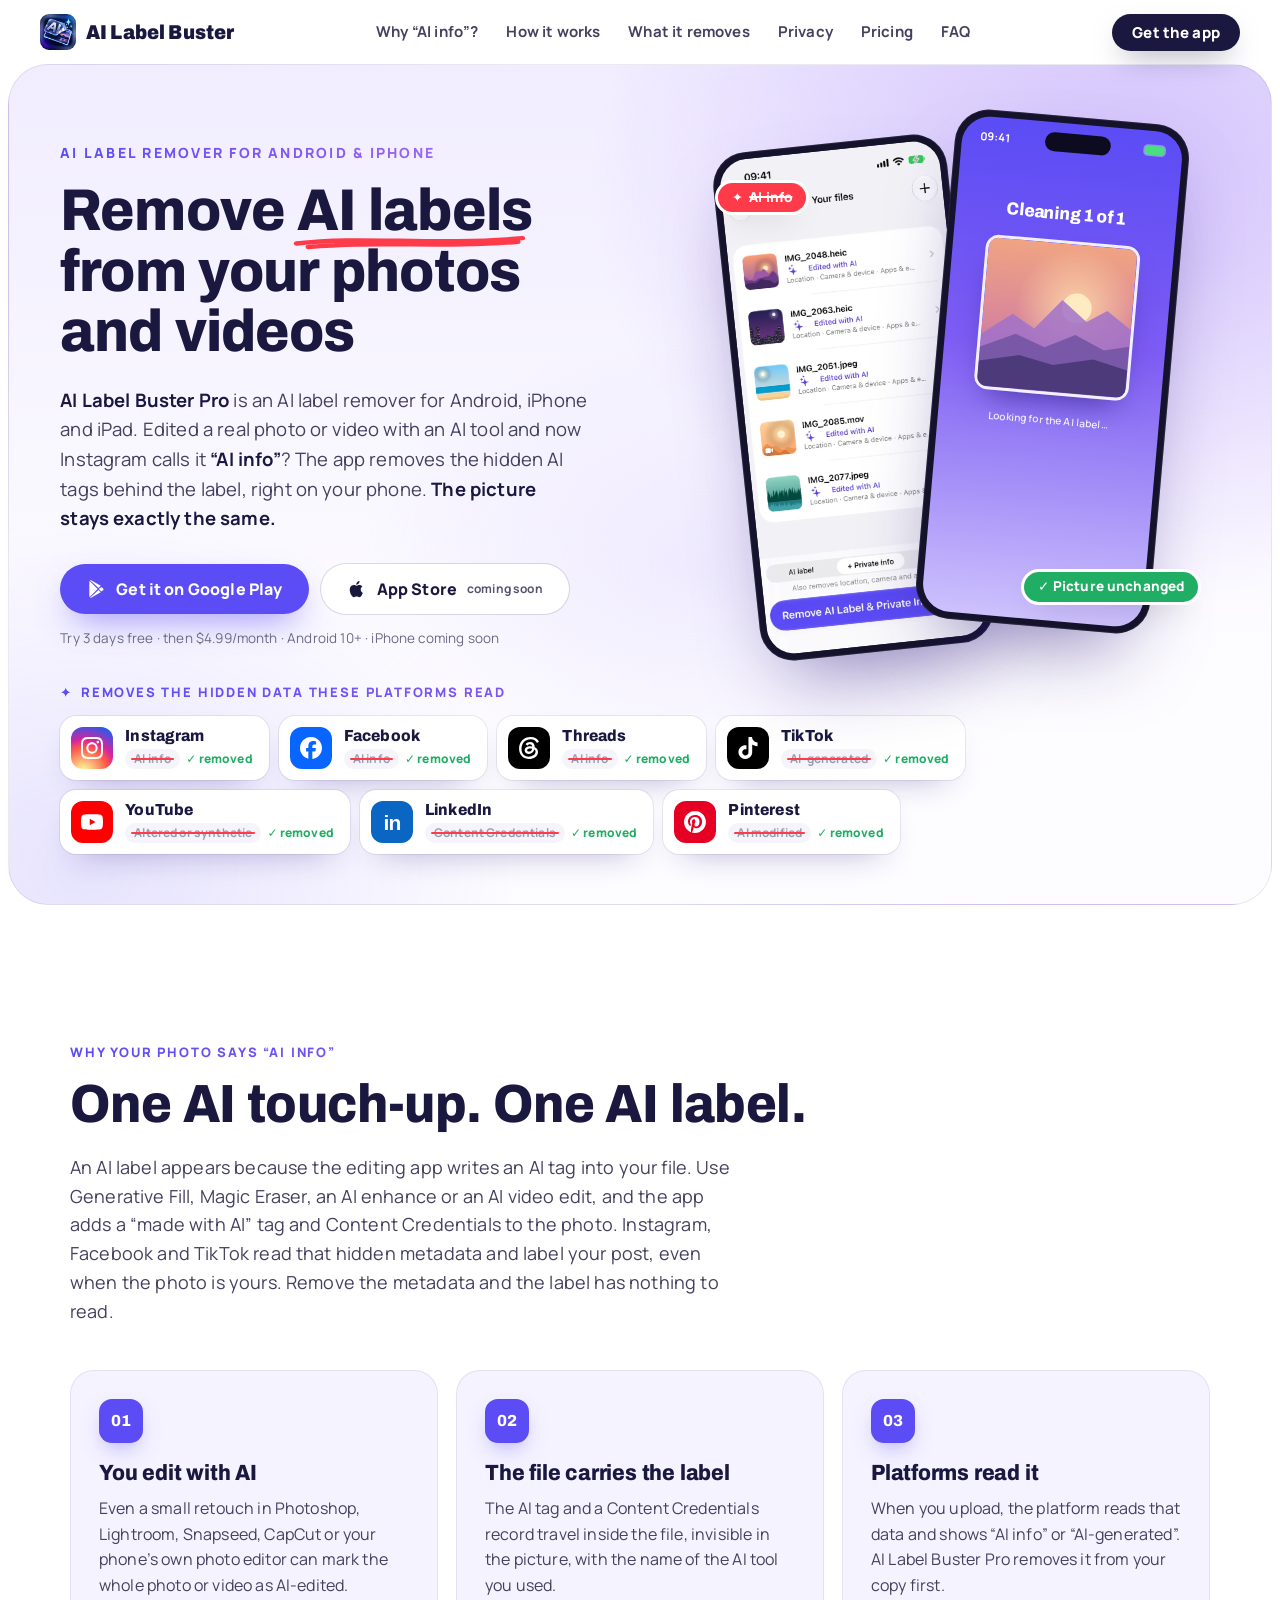
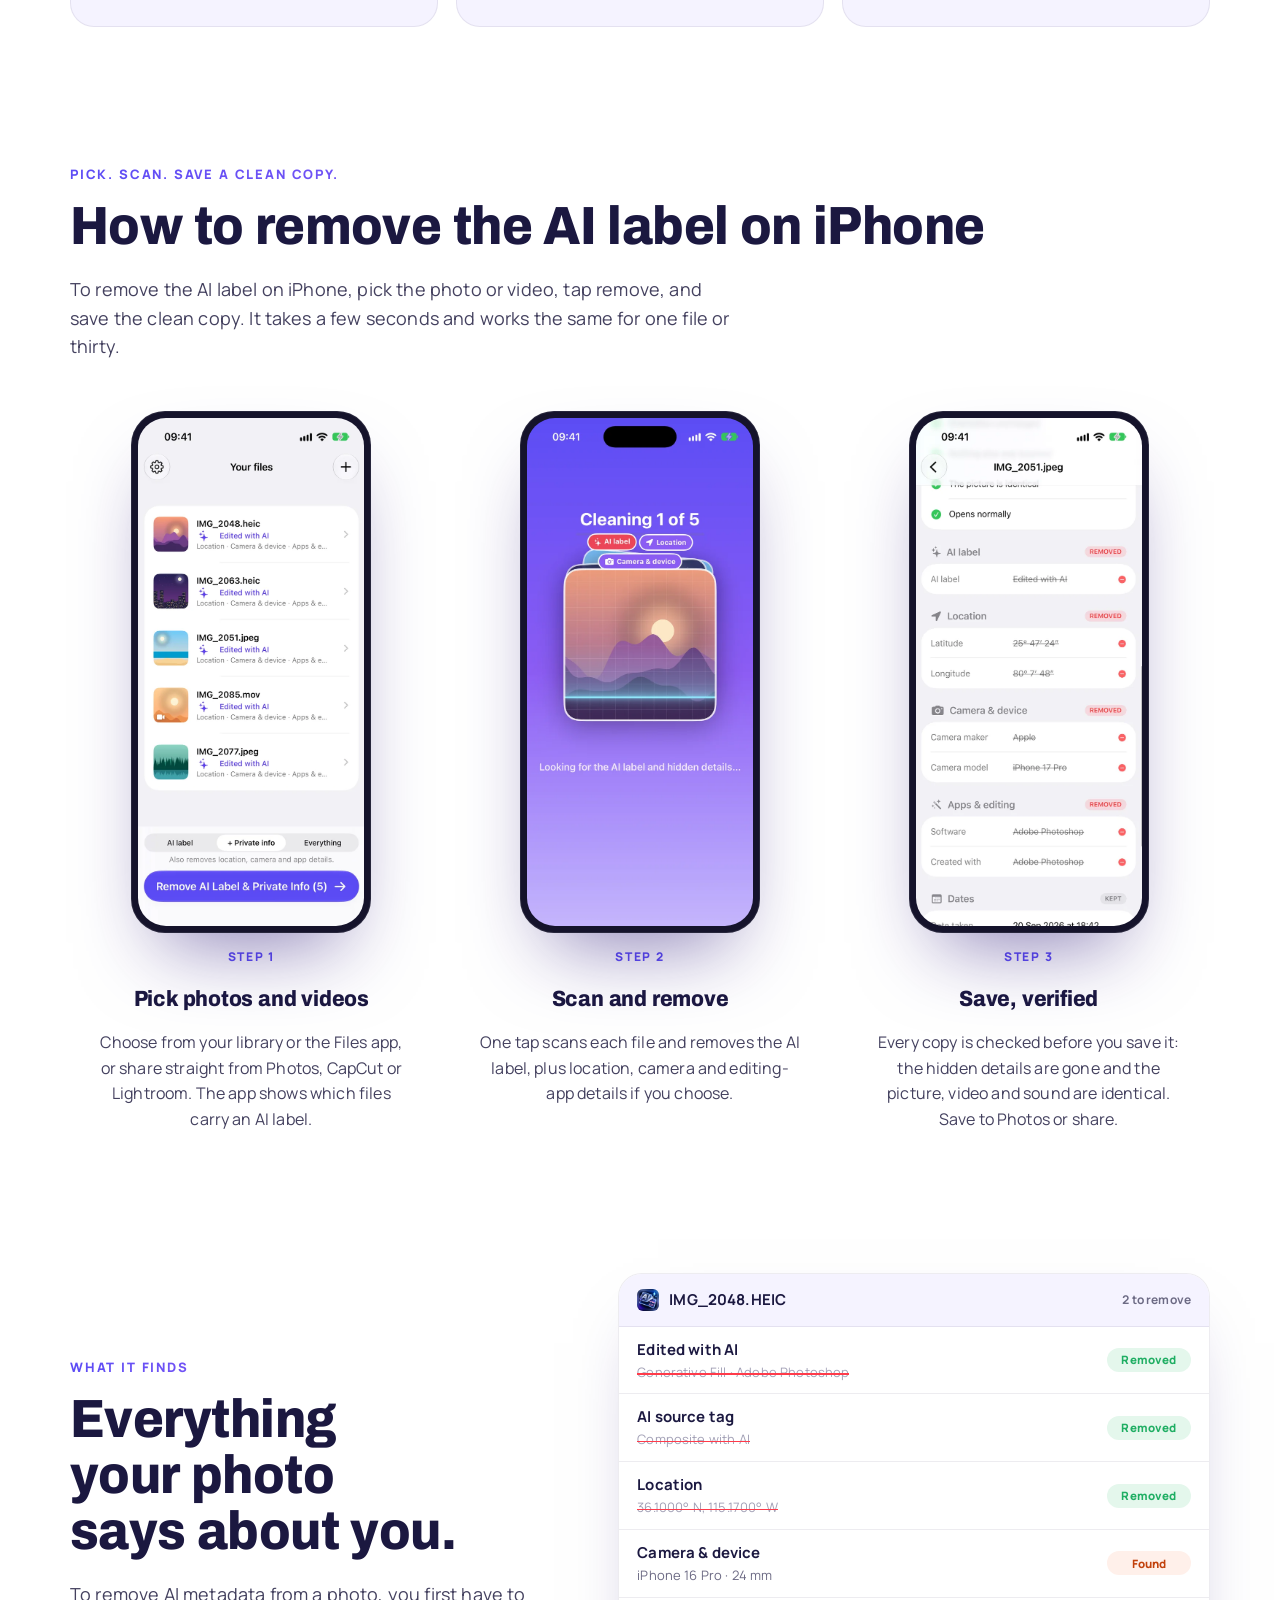
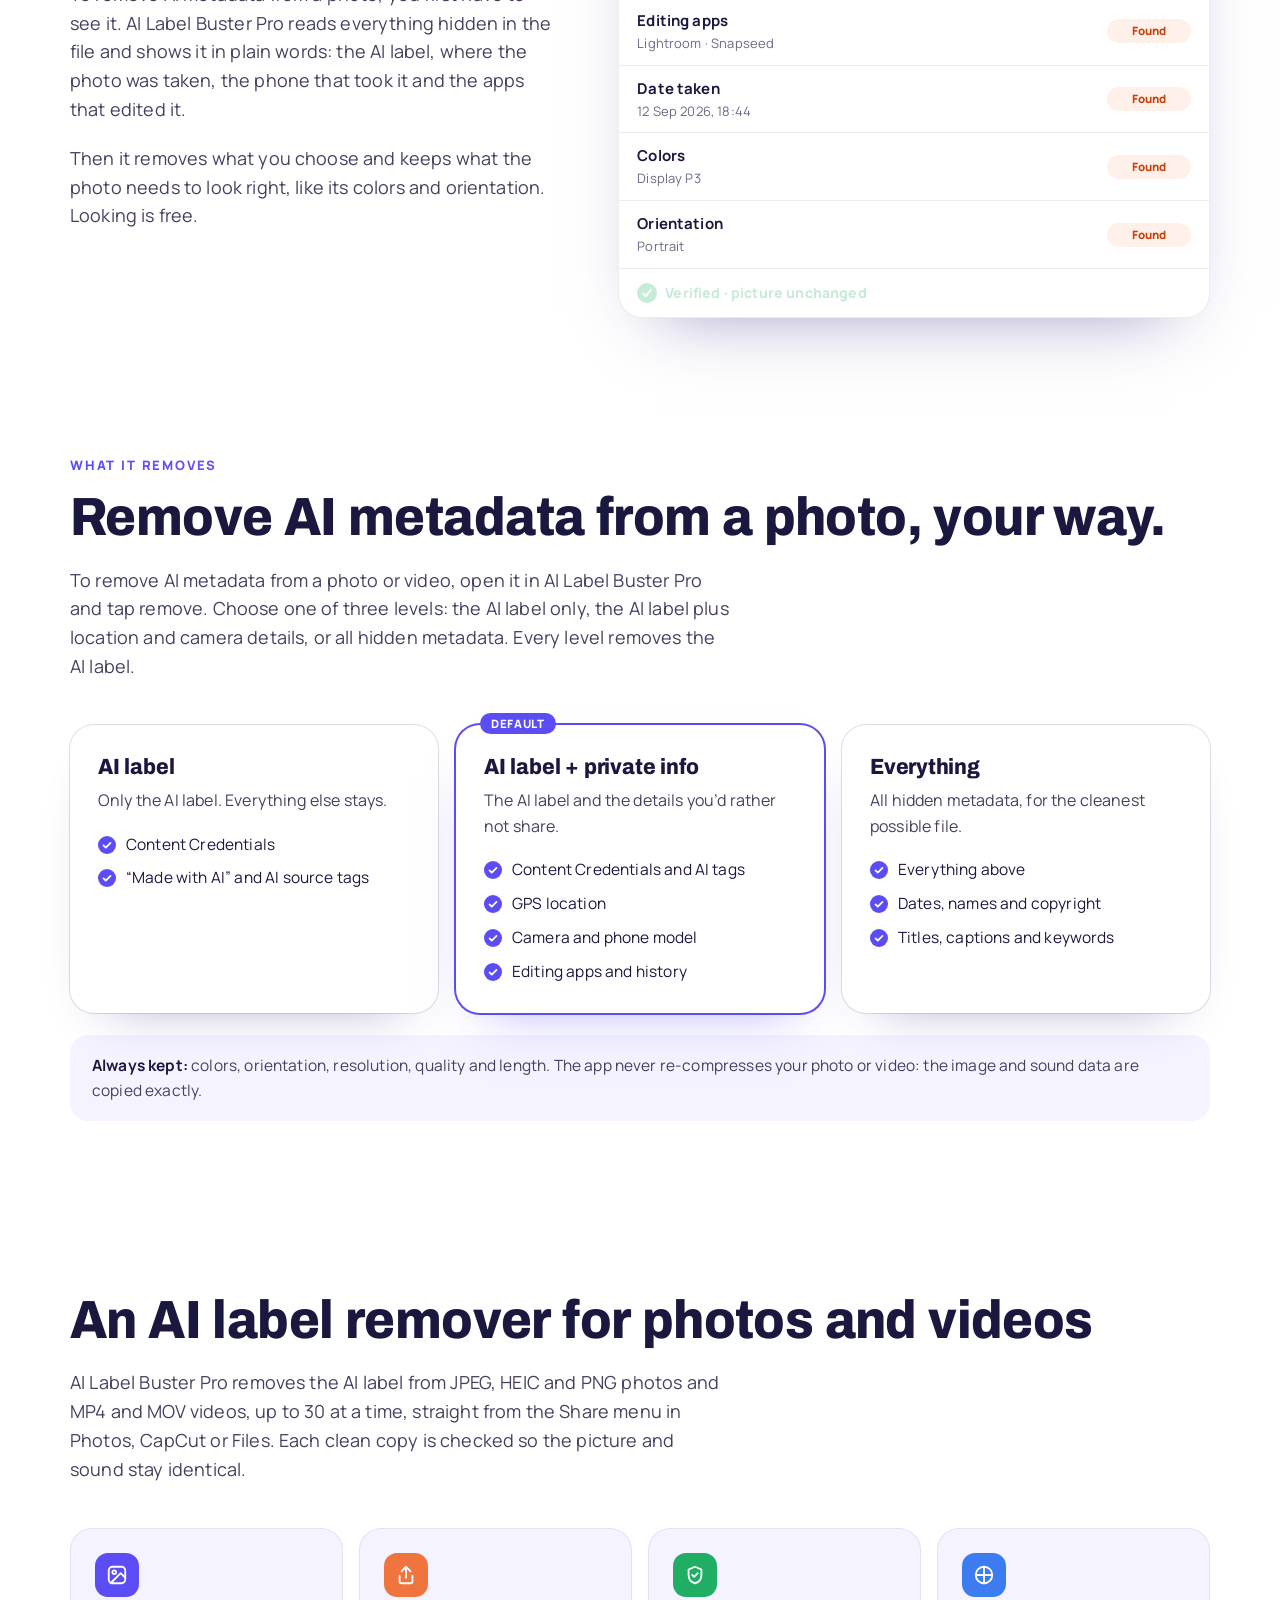
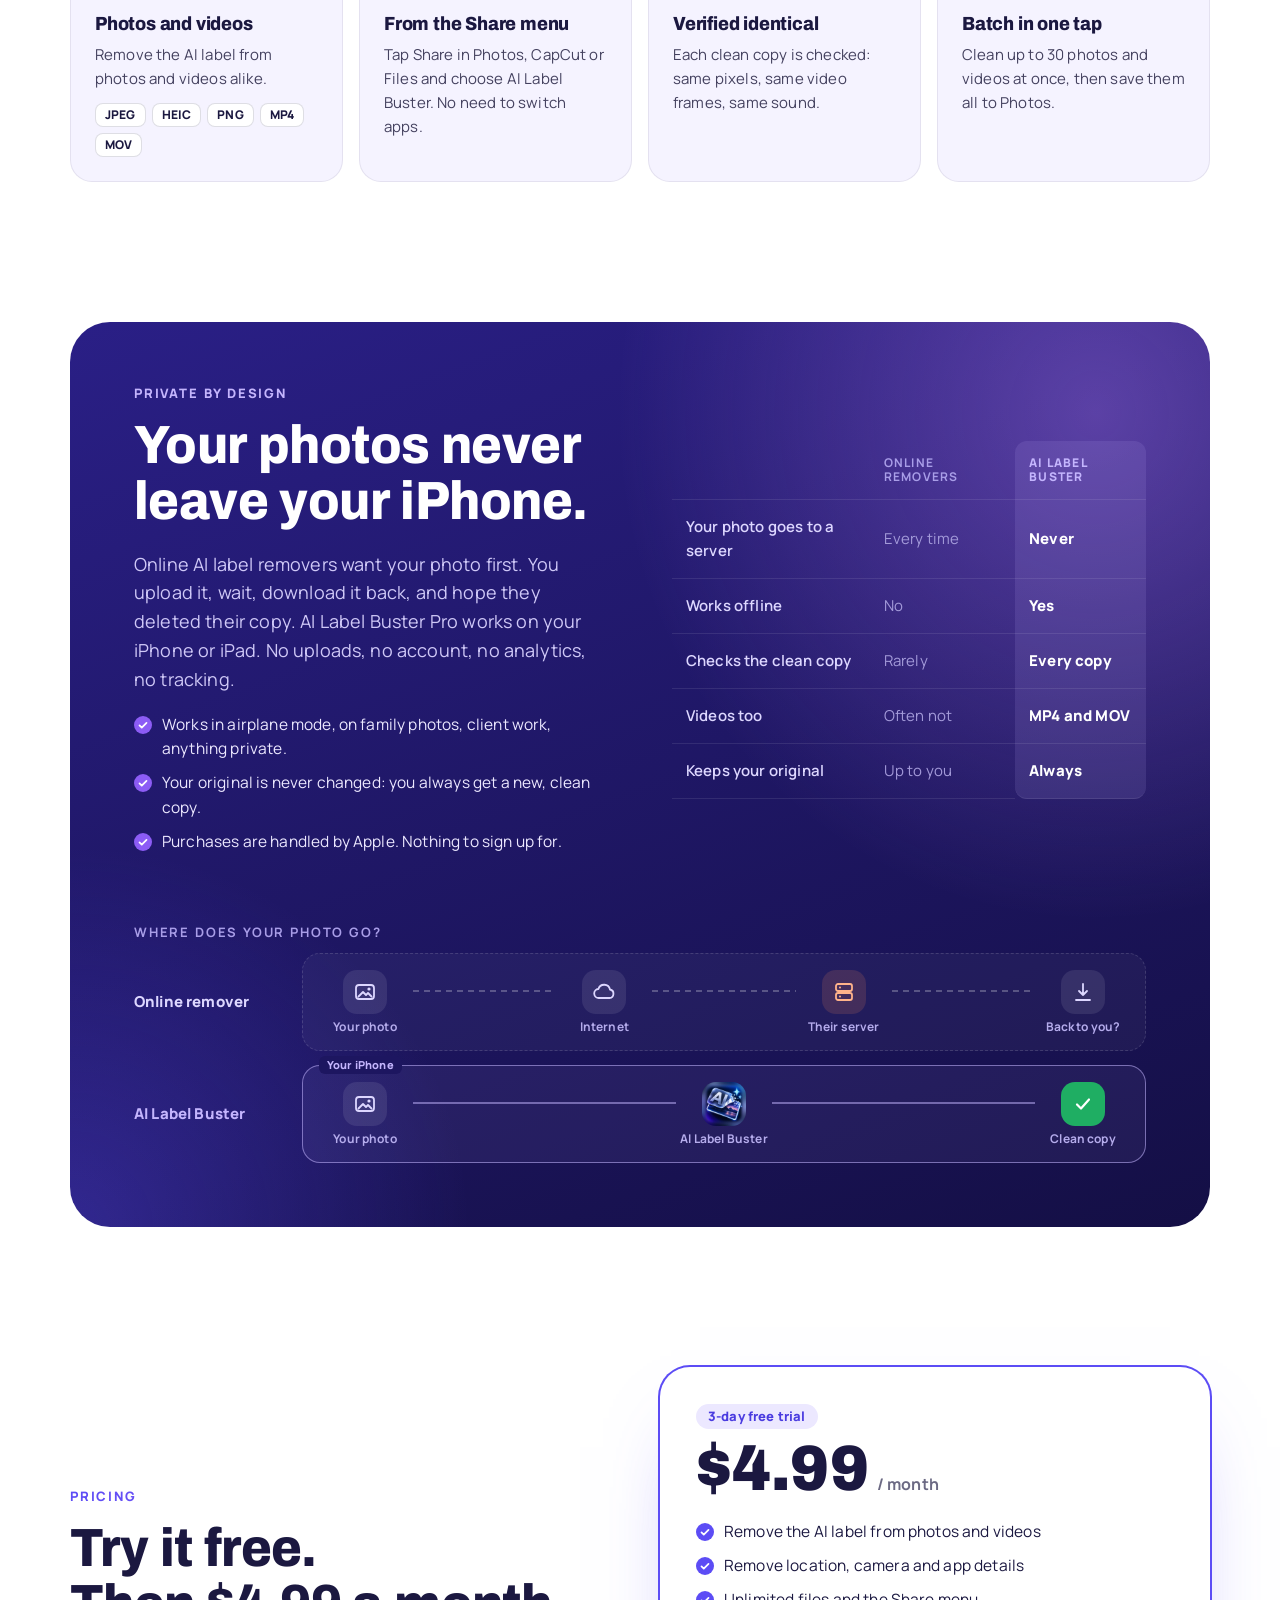
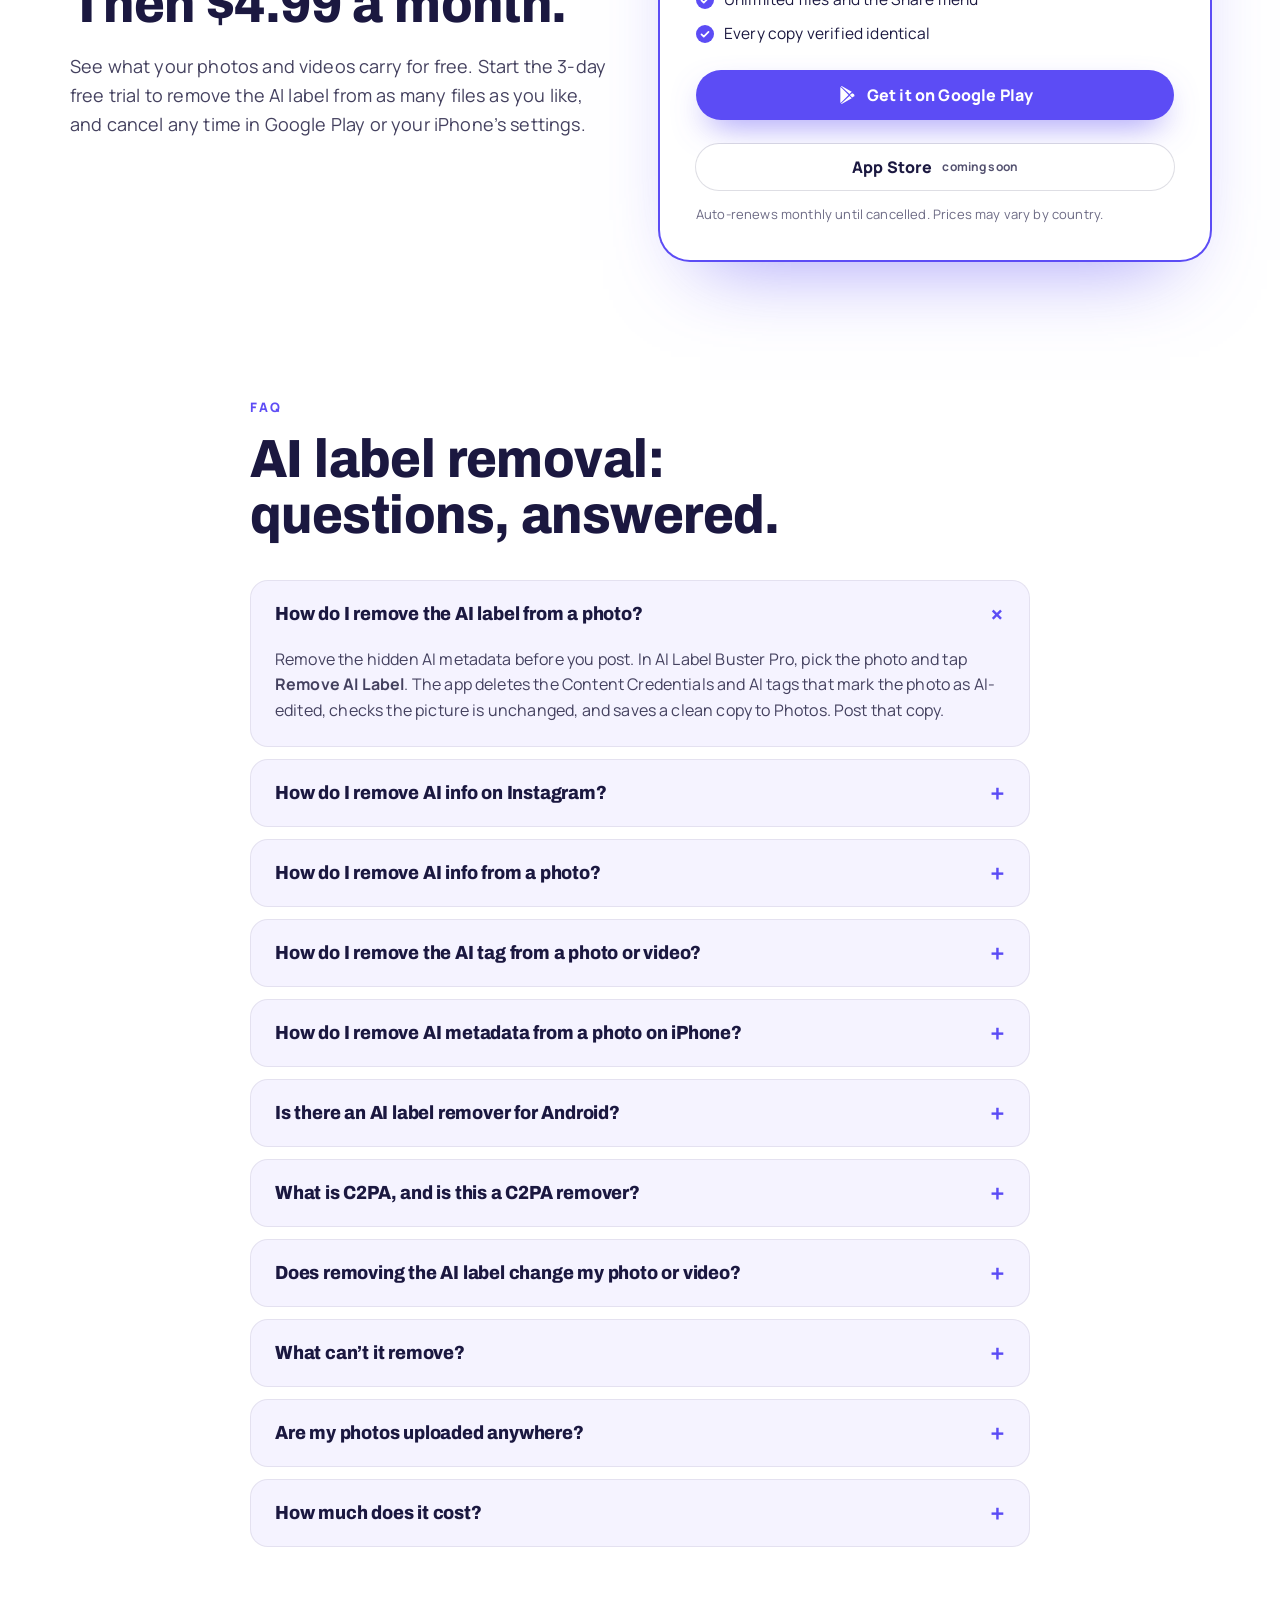
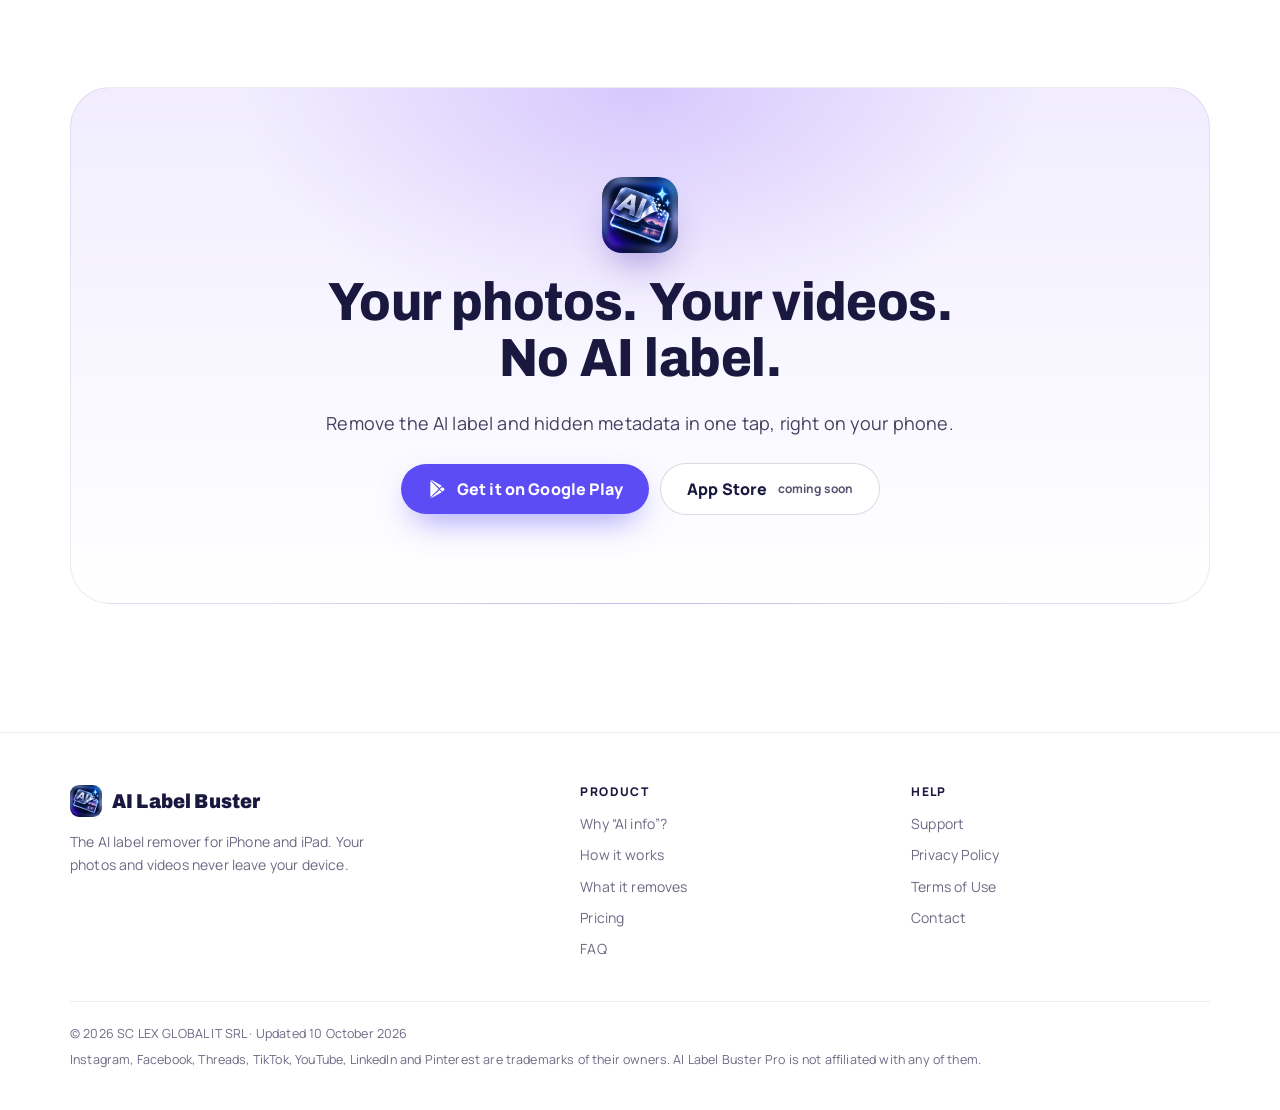
<file: index.html>
<!doctype html>
<html lang="en">
<head>
<meta charset="utf-8">
<meta name="viewport" content="width=device-width, initial-scale=1, viewport-fit=cover">
<title>Remove AI Label from Photos &amp; Videos on iPhone | AI Label Buster</title>
<meta name="description" content="AI label remover app for iPhone and iPad. Remove AI metadata from photos and videos, the hidden tags behind “AI info”, without changing the picture.">
<link rel="canonical" href="https://ailabelbuster.com/">
<meta name="robots" content="index, follow, max-snippet:-1, max-image-preview:large, max-video-preview:-1">
<meta name="theme-color" content="#5c4cf5">
<link rel="icon" href="/favicon.png" type="image/png">
<link rel="apple-touch-icon" href="/apple-touch-icon.png">
<link rel="preload" href="/fonts/archivo.woff2" as="font" type="font/woff2" crossorigin>
<link rel="preload" href="/fonts/manrope.woff2" as="font" type="font/woff2" crossorigin>
<link rel="stylesheet" href="/landing.css?v=1">
<script>document.documentElement.classList.add('js')</script>
<meta property="og:type" content="website">
<meta property="og:site_name" content="AI Label Buster Pro">
<meta property="og:title" content="Remove the AI label from your photos and videos">
<meta property="og:description" content="The iPhone and iPad app that removes the AI label and hidden metadata from photos and videos, without changing the picture.">
<meta property="og:url" content="https://ailabelbuster.com/">
<meta property="og:image" content="https://ailabelbuster.com/og.jpg">
<meta property="og:image:width" content="1200">
<meta property="og:image:height" content="630">
<meta property="og:image:alt" content="AI Label Buster Pro removing the AI label from a photo on iPhone">
<meta name="twitter:card" content="summary_large_image">
<meta name="twitter:title" content="Remove the AI label from your photos and videos">
<meta name="twitter:description" content="The iPhone and iPad app that removes the AI label and hidden metadata from photos and videos, without changing the picture.">
<meta name="twitter:image" content="https://ailabelbuster.com/og.jpg">
<script type="application/ld+json">
{"@context":"https://schema.org","@graph":[{"@type":"Organization","@id":"https://ailabelbuster.com/#org","name":"SC LEX GLOBAL IT SRL","legalName":"SC LEX GLOBAL IT SRL","url":"https://ailabelbuster.com/","logo":{"@type":"ImageObject","@id":"https://ailabelbuster.com/#logo","url":"https://ailabelbuster.com/apple-touch-icon.png","contentUrl":"https://ailabelbuster.com/apple-touch-icon.png","width":180,"height":180},"image":{"@id":"https://ailabelbuster.com/#logo"},"email":"lex.media@gmail.com","taxID":"39743639","address":{"@type":"PostalAddress","addressCountry":"RO"},"contactPoint":{"@type":"ContactPoint","contactType":"customer support","email":"lex.media@gmail.com","url":"https://ailabelbuster.com/support/","availableLanguage":"English"}},{"@type":"WebSite","@id":"https://ailabelbuster.com/#site","url":"https://ailabelbuster.com/","name":"AI Label Buster Pro","alternateName":"AI Label Buster","inLanguage":"en","publisher":{"@id":"https://ailabelbuster.com/#org"}},{"@type":"MobileApplication","@id":"https://ailabelbuster.com/#app","name":"AI Label Buster Pro","alternateName":"AI Label Buster","url":"https://ailabelbuster.com/","operatingSystem":"Android 10+, iOS 17+, iPadOS 17+","installUrl":"https://play.google.com/store/apps/details?id=com.lexglobalit.ailabelremoverpro","downloadUrl":"https://play.google.com/store/apps/details?id=com.lexglobalit.ailabelremoverpro","applicationCategory":"MultimediaApplication","description":"AI label remover app for Android, iPhone and iPad. Removes the AI label (Content Credentials / C2PA and IPTC AI source tags) and other hidden metadata such as GPS location, camera and editing-app details from photos and videos, on the device. The image and video data stay byte-identical.","image":"https://ailabelbuster.com/img/icon.webp","screenshot":["https://ailabelbuster.com/img/files.webp","https://ailabelbuster.com/img/scan.webp","https://ailabelbuster.com/img/removed.webp"],"featureList":["Remove the AI label (Content Credentials and AI tags)","Remove location, camera and editing-app details","Remove all hidden metadata","JPEG, HEIC, PNG, MP4 and MOV","Share menu: clean from any app","Verified identical image and video","Works on the device, nothing uploaded"],"offers":{"@type":"Offer","name":"AI Label Buster Pro monthly subscription","description":"3-day free trial, then $4.99 per month. Cancel any time in Google Play or iPhone Settings.","price":4.99,"priceCurrency":"USD","priceSpecification":{"@type":"UnitPriceSpecification","price":4.99,"priceCurrency":"USD","referenceQuantity":{"@type":"QuantitativeValue","value":1,"unitCode":"MON"}},"seller":{"@id":"https://ailabelbuster.com/#org"}},"publisher":{"@id":"https://ailabelbuster.com/#org"}},{"@type":"WebPage","@id":"https://ailabelbuster.com/#page","url":"https://ailabelbuster.com/","name":"Remove AI Label from Photos & Videos on iPhone | AI Label Buster","description":"AI label remover app for iPhone and iPad. Remove AI metadata from photos and videos, the hidden tags behind “AI info”, without changing the picture.","inLanguage":"en","isPartOf":{"@id":"https://ailabelbuster.com/#site"},"about":{"@id":"https://ailabelbuster.com/#app"},"mainEntity":{"@id":"https://ailabelbuster.com/#app"},"mentions":[{"@type":"Thing","name":"Content Credentials","sameAs":"https://en.wikipedia.org/wiki/Content_Credentials"},{"@type":"Thing","name":"C2PA (Coalition for Content Provenance and Authenticity)","sameAs":"https://c2pa.org/"}],"primaryImageOfPage":{"@type":"ImageObject","url":"https://ailabelbuster.com/og.jpg","width":1200,"height":630},"dateModified":"2026-10-13"}]}
</script>
</head>
<body>
<header class="nav">
  <a class="brand" href="/"><img src="/img/icon.webp" alt="" width="36" height="36"><span>AI Label Buster</span></a>
  <nav class="nav-links" aria-label="Sections">
    <a href="#why">Why “AI info”?</a>
    <a href="#how">How it works</a>
    <a href="#finds">What it removes</a>
    <a href="#privacy">Privacy</a>
    <a href="#pricing">Pricing</a>
    <a href="#faq">FAQ</a>
  </nav>
  <a class="btn btn-dark nav-cta" href="#download">Get the app</a>
</header>

<main>
<section class="hero">
  <div class="hero-panel">
    <div class="hero-grid">
      <div class="hero-copy">
        <h1 data-words><span class="h1-kicker grad">AI label remover for <span class="nw">Android &amp; iPhone</span></span> Remove <span class="mark">AI labels<svg viewBox="0 0 200 20" preserveAspectRatio="none" aria-hidden="true"><path d="M4 13 C 60 4, 120 16, 196 7 M 192 11 C 130 18, 70 10, 14 17"/></svg></span> from your photos and&nbsp;videos</h1>
        <p class="lede" data-rise style="--d:.1s"><b>AI Label Buster Pro</b> is an AI label remover for Android, iPhone and iPad. Edited a real photo or video with an AI tool and now Instagram calls it <b class="nw">“AI info”</b>? The app removes the hidden AI tags behind the label, right on your phone. <b>The picture stays exactly the same.</b></p>
        <div class="ctas" id="download" data-rise style="--d:.18s">
          <a class="btn btn-violet" href="https://play.google.com/store/apps/details?id=com.lexglobalit.ailabelremoverpro" rel="noopener"><svg viewBox="0 0 24 24" aria-hidden="true"><path fill="currentColor" d="M4.4 2.3c-.3.3-.4.7-.4 1.2v17c0 .5.1.9.4 1.2l9.5-9.7zM15 13.1l2.7 2.8-11.6 6.6c-.5.3-1 .3-1.3.1zm0-2.2L4.8 1.4c.3-.2.8-.2 1.3.1l11.6 6.6zm5.6.3-2.4-1.4L15.3 12l2.9 3 2.4-1.4c.7-.4.7-1.1 0-1.4z"/></svg>Get it on Google Play</a>
          <a class="btn btn-ghost" href="#pricing"><svg viewBox="0 0 24 24" aria-hidden="true"><path fill="currentColor" d="M16.4 12.6c0-2.4 2-3.6 2.1-3.6-1.1-1.7-2.9-1.9-3.5-1.9-1.5-.2-2.9.9-3.7.9-.8 0-1.9-.9-3.2-.8-1.6 0-3.2 1-4 2.4-1.7 3-.4 7.4 1.2 9.8.8 1.2 1.8 2.5 3 2.4 1.2 0 1.7-.8 3.2-.8 1.5 0 1.9.8 3.2.8 1.3 0 2.2-1.2 3-2.4.9-1.4 1.3-2.7 1.3-2.8-.1 0-2.6-1-2.6-4zM14 5.5c.7-.8 1.1-1.9 1-3-1 0-2.1.7-2.8 1.5-.6.7-1.2 1.8-1 2.9 1 .1 2.1-.6 2.8-1.4z"/></svg>App Store <span class="soon">coming soon</span></a>
        </div>
        <p class="micro" data-rise style="--d:.24s">Try 3 days free · then $4.99/month · Android 10+ · iPhone coming soon</p>
      </div>
      <div class="phones" aria-hidden="true">
        <span class="float-chip ai" data-rise style="--d:.5s">✦ <s>AI info</s></span>
        <div class="phone back" data-rise style="--d:.15s"><img src="/img/files.webp" alt="" width="320" height="696"></div>
        <div class="phone live" data-rise style="--d:.3s">
          <div class="scr" data-pscan>
            <div class="scr-bar"><b>09:41</b><i class="island"></i><span class="scr-ico"></span></div>
            <p class="scr-title">Cleaning 1 of 1</p>
            <div class="ps-photo">
              <svg viewBox="0 0 300 300" preserveAspectRatio="xMidYMid slice"><defs><linearGradient id="sky" x1="0" y1="0" x2="0" y2="1"><stop offset="0" stop-color="#f0a482"/><stop offset=".55" stop-color="#d9879a"/><stop offset="1" stop-color="#9a6cc4"/></linearGradient><radialGradient id="glow" cx=".62" cy=".42" r=".4"><stop offset="0" stop-color="#ffd9a8" stop-opacity=".9"/><stop offset="1" stop-color="#ffd9a8" stop-opacity="0"/></radialGradient></defs><rect width="300" height="300" fill="url(#sky)"/><rect width="300" height="300" fill="url(#glow)"/><circle cx="188" cy="128" r="30" fill="#ffeac2"/><path d="M0 196 60 150l46 26 52-62 52 40 40-26 50 34v138H0Z" fill="#a173c9" opacity=".85"/><path d="M0 222 70 190l60 22 60-30 60 26 50-12v104H0Z" fill="#7a58a8"/><path d="M0 250 80 232l70 14 80-18 70 16v56H0Z" fill="#4d3a7a"/></svg>
              <i class="ps-scan"></i>
              <span class="ps-tag t1"><b>✦</b>AI label</span>
              <span class="ps-tag t2"><b>◉</b>Location</span>
              <span class="ps-tag t3"><b>◎</b>Camera &amp; device</span>
              <span class="ps-ok"><svg viewBox="0 0 16 16"><path d="m3.5 8.5 3 3 6-7" fill="none" stroke="currentColor" stroke-width="2.2" stroke-linecap="round" stroke-linejoin="round"/></svg>Clean copy</span>
            </div>
            <p class="scr-status" data-ps-status>Looking for the AI label…</p>
          </div>
        </div>
        <span class="float-chip ok" data-rise style="--d:.65s">✓ Picture unchanged</span>
      </div>
    </div>
    <div class="hero-bot">
      <p class="eyebrow grad" data-rise><span class="spark-ico" aria-hidden="true">✦</span>Removes the hidden data these platforms read</p>
      <div class="plat-wrap">
        <ul class="platforms" data-platforms>
          <li><span class="p-ico ig"><svg viewBox="0 0 24 24" aria-hidden="true"><path d="M7.0301.084c-1.2768.0602-2.1487.264-2.911.5634-.7888.3075-1.4575.72-2.1228 1.3877-.6652.6677-1.075 1.3368-1.3802 2.127-.2954.7638-.4956 1.6365-.552 2.914-.0564 1.2775-.0689 1.6882-.0626 4.947.0062 3.2586.0206 3.6671.0825 4.9473.061 1.2765.264 2.1482.5635 2.9107.308.7889.72 1.4573 1.388 2.1228.6679.6655 1.3365 1.0743 2.1285 1.38.7632.295 1.6361.4961 2.9134.552 1.2773.056 1.6884.069 4.9462.0627 3.2578-.0062 3.668-.0207 4.9478-.0814 1.28-.0607 2.147-.2652 2.9098-.5633.7889-.3086 1.4578-.72 2.1228-1.3881.665-.6682 1.0745-1.3378 1.3795-2.1284.2957-.7632.4966-1.636.552-2.9124.056-1.2809.0692-1.6898.063-4.948-.0063-3.2583-.021-3.6668-.0817-4.9465-.0607-1.2797-.264-2.1487-.5633-2.9117-.3084-.7889-.72-1.4568-1.3876-2.1228C21.2982 1.33 20.628.9208 19.8378.6165 19.074.321 18.2017.1197 16.9244.0645 15.6471.0093 15.236-.005 11.977.0014 8.718.0076 8.31.0215 7.0301.0839m.1402 21.6932c-1.17-.0509-1.8053-.2453-2.2287-.408-.5606-.216-.96-.4771-1.3819-.895-.422-.4178-.6811-.8186-.9-1.378-.1644-.4234-.3624-1.058-.4171-2.228-.0595-1.2645-.072-1.6442-.079-4.848-.007-3.2037.0053-3.583.0607-4.848.05-1.169.2456-1.805.408-2.2282.216-.5613.4762-.96.895-1.3816.4188-.4217.8184-.6814 1.3783-.9003.423-.1651 1.0575-.3614 2.227-.4171 1.2655-.06 1.6447-.072 4.848-.079 3.2033-.007 3.5835.005 4.8495.0608 1.169.0508 1.8053.2445 2.228.408.5608.216.96.4754 1.3816.895.4217.4194.6816.8176.9005 1.3787.1653.4217.3617 1.056.4169 2.2263.0602 1.2655.0739 1.645.0796 4.848.0058 3.203-.0055 3.5834-.061 4.848-.051 1.17-.245 1.8055-.408 2.2294-.216.5604-.4763.96-.8954 1.3814-.419.4215-.8181.6811-1.3783.9-.4224.1649-1.0577.3617-2.2262.4174-1.2656.0595-1.6448.072-4.8493.079-3.2045.007-3.5825-.006-4.848-.0608M16.953 5.5864A1.44 1.44 0 1 0 18.39 4.144a1.44 1.44 0 0 0-1.437 1.4424M5.8385 12.012c.0067 3.4032 2.7706 6.1557 6.173 6.1493 3.4026-.0065 6.157-2.7701 6.1506-6.1733-.0065-3.4032-2.771-6.1565-6.174-6.1498-3.403.0067-6.156 2.771-6.1496 6.1738M8 12.0077a4 4 0 1 1 4.008 3.9921A3.9996 3.9996 0 0 1 8 12.0077"/></svg></span><span class="p-txt"><b>Instagram</b> <span class="p-label"><span class="lbl">AI info</span> <em>removed</em></span></span></li>
          <li><span class="p-ico" style="--c:#0866FF"><svg viewBox="0 0 24 24" aria-hidden="true"><path d="M9.101 23.691v-7.98H6.627v-3.667h2.474v-1.58c0-4.085 1.848-5.978 5.858-5.978.401 0 .955.042 1.468.103a8.68 8.68 0 0 1 1.141.195v3.325a8.623 8.623 0 0 0-.653-.036 26.805 26.805 0 0 0-.733-.009c-.707 0-1.259.096-1.675.309a1.686 1.686 0 0 0-.679.622c-.258.42-.374.995-.374 1.752v1.297h3.919l-.386 2.103-.287 1.564h-3.246v8.245C19.396 23.238 24 18.179 24 12.044c0-6.627-5.373-12-12-12s-12 5.373-12 12c0 5.628 3.874 10.35 9.101 11.647Z"/></svg></span><span class="p-txt"><b>Facebook</b> <span class="p-label"><span class="lbl">AI info</span> <em>removed</em></span></span></li>
          <li><span class="p-ico" style="--c:#000000"><svg viewBox="0 0 24 24" aria-hidden="true"><path d="M18.263 11.097c-.03-3.486-1.92-5.586-5.111-5.586-2.13 0-3.922.963-4.863 2.499l2.062 1.438c.535-.843 1.272-1.543 2.628-1.543 1.528 0 2.318.85 2.544 2.431a15 15 0 0 0-2.236-.173c-4.125 0-6.068 1.867-6.068 4.336s1.943 3.99 4.804 3.99c3.139 0 5.013-2.115 5.781-4.735.798.361 1.348 1.204 1.348 2.47 0 3.387-3.907 5.232-7.22 5.232-4.885 0-8.077-3.207-8.077-8.424 0-6.392 4.223-10.487 9.9-10.487 3.808 0 5.69 1.671 6.97 3.914l2.108-1.475C21.44 2.078 18.331 0 13.663 0 6.227 0 1.168 5.277 1.168 12.934c0 7 4.953 11.066 10.856 11.066 4.878 0 9.809-2.846 9.809-7.716 0-2.545-1.46-4.231-3.569-5.187m-6.33 4.855c-1.077 0-2.026-.512-2.026-1.453 0-1.483 1.822-1.934 3.606-1.934.678 0 1.34.045 1.927.173-.422 1.927-1.671 3.215-3.508 3.214Z"/></svg></span><span class="p-txt"><b>Threads</b> <span class="p-label"><span class="lbl">AI info</span> <em>removed</em></span></span></li>
          <li><span class="p-ico" style="--c:#000000"><svg viewBox="0 0 24 24" aria-hidden="true"><path d="M12.525.02c1.31-.02 2.61-.01 3.91-.02.08 1.53.63 3.09 1.75 4.17 1.12 1.11 2.7 1.62 4.24 1.79v4.03c-1.44-.05-2.89-.35-4.2-.97-.57-.26-1.1-.59-1.62-.93-.01 2.92.01 5.84-.02 8.75-.08 1.4-.54 2.79-1.35 3.94-1.31 1.92-3.58 3.17-5.91 3.21-1.43.08-2.86-.31-4.08-1.03-2.02-1.19-3.44-3.37-3.65-5.71-.02-.5-.03-1-.01-1.49.18-1.9 1.12-3.72 2.58-4.96 1.66-1.44 3.98-2.13 6.15-1.72.02 1.48-.04 2.96-.04 4.44-.99-.32-2.15-.23-3.02.37-.63.41-1.11 1.04-1.36 1.75-.21.51-.15 1.07-.14 1.61.24 1.64 1.82 3.02 3.5 2.87 1.12-.01 2.19-.66 2.77-1.61.19-.33.4-.67.41-1.06.1-1.79.06-3.57.07-5.36.01-4.03-.01-8.05.02-12.07z"/></svg></span><span class="p-txt"><b>TikTok</b> <span class="p-label"><span class="lbl">AI-generated</span> <em>removed</em></span></span></li>
          <li><span class="p-ico" style="--c:#FF0000"><svg viewBox="0 0 24 24" aria-hidden="true"><path d="M23.498 6.186a3.016 3.016 0 0 0-2.122-2.136C19.505 3.545 12 3.545 12 3.545s-7.505 0-9.377.505A3.017 3.017 0 0 0 .502 6.186C0 8.07 0 12 0 12s0 3.93.502 5.814a3.016 3.016 0 0 0 2.122 2.136c1.871.505 9.376.505 9.376.505s7.505 0 9.377-.505a3.015 3.015 0 0 0 2.122-2.136C24 15.93 24 12 24 12s0-3.93-.502-5.814zM9.545 15.568V8.432L15.818 12l-6.273 3.568z"/></svg></span><span class="p-txt"><b>YouTube</b> <span class="p-label"><span class="lbl">Altered or synthetic</span> <em>removed</em></span></span></li>
          <li><span class="p-ico" style="--c:#0A66C2"><span class="li-in" aria-hidden="true">in</span></span><span class="p-txt"><b>LinkedIn</b> <span class="p-label"><span class="lbl">Content Credentials</span> <em>removed</em></span></span></li>
          <li><span class="p-ico" style="--c:#E60023"><svg viewBox="0 0 24 24" aria-hidden="true"><path d="M12.017 0C5.396 0 .029 5.367.029 11.987c0 5.079 3.158 9.417 7.618 11.162-.105-.949-.199-2.403.041-3.439.219-.937 1.406-5.957 1.406-5.957s-.359-.72-.359-1.781c0-1.663.967-2.911 2.168-2.911 1.024 0 1.518.769 1.518 1.688 0 1.029-.653 2.567-.992 3.992-.285 1.193.6 2.165 1.775 2.165 2.128 0 3.768-2.245 3.768-5.487 0-2.861-2.063-4.869-5.008-4.869-3.41 0-5.409 2.562-5.409 5.199 0 1.033.394 2.143.889 2.741.099.12.112.225.085.345-.09.375-.293 1.199-.334 1.363-.053.225-.172.271-.401.165-1.495-.69-2.433-2.878-2.433-4.646 0-3.776 2.748-7.252 7.92-7.252 4.158 0 7.392 2.967 7.392 6.923 0 4.135-2.607 7.462-6.233 7.462-1.214 0-2.354-.629-2.758-1.379l-.749 2.848c-.269 1.045-1.004 2.352-1.498 3.146 1.123.345 2.306.535 3.55.535 6.607 0 11.985-5.365 11.985-11.987C23.97 5.39 18.592.026 11.985.026L12.017 0z"/></svg></span><span class="p-txt"><b>Pinterest</b> <span class="p-label"><span class="lbl">AI modified</span> <em>removed</em></span></span></li>
          <li class="dup" aria-hidden="true"><span class="p-ico ig"><svg viewBox="0 0 24 24" aria-hidden="true"><path d="M7.0301.084c-1.2768.0602-2.1487.264-2.911.5634-.7888.3075-1.4575.72-2.1228 1.3877-.6652.6677-1.075 1.3368-1.3802 2.127-.2954.7638-.4956 1.6365-.552 2.914-.0564 1.2775-.0689 1.6882-.0626 4.947.0062 3.2586.0206 3.6671.0825 4.9473.061 1.2765.264 2.1482.5635 2.9107.308.7889.72 1.4573 1.388 2.1228.6679.6655 1.3365 1.0743 2.1285 1.38.7632.295 1.6361.4961 2.9134.552 1.2773.056 1.6884.069 4.9462.0627 3.2578-.0062 3.668-.0207 4.9478-.0814 1.28-.0607 2.147-.2652 2.9098-.5633.7889-.3086 1.4578-.72 2.1228-1.3881.665-.6682 1.0745-1.3378 1.3795-2.1284.2957-.7632.4966-1.636.552-2.9124.056-1.2809.0692-1.6898.063-4.948-.0063-3.2583-.021-3.6668-.0817-4.9465-.0607-1.2797-.264-2.1487-.5633-2.9117-.3084-.7889-.72-1.4568-1.3876-2.1228C21.2982 1.33 20.628.9208 19.8378.6165 19.074.321 18.2017.1197 16.9244.0645 15.6471.0093 15.236-.005 11.977.0014 8.718.0076 8.31.0215 7.0301.0839m.1402 21.6932c-1.17-.0509-1.8053-.2453-2.2287-.408-.5606-.216-.96-.4771-1.3819-.895-.422-.4178-.6811-.8186-.9-1.378-.1644-.4234-.3624-1.058-.4171-2.228-.0595-1.2645-.072-1.6442-.079-4.848-.007-3.2037.0053-3.583.0607-4.848.05-1.169.2456-1.805.408-2.2282.216-.5613.4762-.96.895-1.3816.4188-.4217.8184-.6814 1.3783-.9003.423-.1651 1.0575-.3614 2.227-.4171 1.2655-.06 1.6447-.072 4.848-.079 3.2033-.007 3.5835.005 4.8495.0608 1.169.0508 1.8053.2445 2.228.408.5608.216.96.4754 1.3816.895.4217.4194.6816.8176.9005 1.3787.1653.4217.3617 1.056.4169 2.2263.0602 1.2655.0739 1.645.0796 4.848.0058 3.203-.0055 3.5834-.061 4.848-.051 1.17-.245 1.8055-.408 2.2294-.216.5604-.4763.96-.8954 1.3814-.419.4215-.8181.6811-1.3783.9-.4224.1649-1.0577.3617-2.2262.4174-1.2656.0595-1.6448.072-4.8493.079-3.2045.007-3.5825-.006-4.848-.0608M16.953 5.5864A1.44 1.44 0 1 0 18.39 4.144a1.44 1.44 0 0 0-1.437 1.4424M5.8385 12.012c.0067 3.4032 2.7706 6.1557 6.173 6.1493 3.4026-.0065 6.157-2.7701 6.1506-6.1733-.0065-3.4032-2.771-6.1565-6.174-6.1498-3.403.0067-6.156 2.771-6.1496 6.1738M8 12.0077a4 4 0 1 1 4.008 3.9921A3.9996 3.9996 0 0 1 8 12.0077"/></svg></span><span class="p-txt"><b>Instagram</b> <span class="p-label"><span class="lbl">AI info</span> <em>removed</em></span></span></li>
          <li class="dup" aria-hidden="true"><span class="p-ico" style="--c:#0866FF"><svg viewBox="0 0 24 24" aria-hidden="true"><path d="M9.101 23.691v-7.98H6.627v-3.667h2.474v-1.58c0-4.085 1.848-5.978 5.858-5.978.401 0 .955.042 1.468.103a8.68 8.68 0 0 1 1.141.195v3.325a8.623 8.623 0 0 0-.653-.036 26.805 26.805 0 0 0-.733-.009c-.707 0-1.259.096-1.675.309a1.686 1.686 0 0 0-.679.622c-.258.42-.374.995-.374 1.752v1.297h3.919l-.386 2.103-.287 1.564h-3.246v8.245C19.396 23.238 24 18.179 24 12.044c0-6.627-5.373-12-12-12s-12 5.373-12 12c0 5.628 3.874 10.35 9.101 11.647Z"/></svg></span><span class="p-txt"><b>Facebook</b> <span class="p-label"><span class="lbl">AI info</span> <em>removed</em></span></span></li>
          <li class="dup" aria-hidden="true"><span class="p-ico" style="--c:#000000"><svg viewBox="0 0 24 24" aria-hidden="true"><path d="M18.263 11.097c-.03-3.486-1.92-5.586-5.111-5.586-2.13 0-3.922.963-4.863 2.499l2.062 1.438c.535-.843 1.272-1.543 2.628-1.543 1.528 0 2.318.85 2.544 2.431a15 15 0 0 0-2.236-.173c-4.125 0-6.068 1.867-6.068 4.336s1.943 3.99 4.804 3.99c3.139 0 5.013-2.115 5.781-4.735.798.361 1.348 1.204 1.348 2.47 0 3.387-3.907 5.232-7.22 5.232-4.885 0-8.077-3.207-8.077-8.424 0-6.392 4.223-10.487 9.9-10.487 3.808 0 5.69 1.671 6.97 3.914l2.108-1.475C21.44 2.078 18.331 0 13.663 0 6.227 0 1.168 5.277 1.168 12.934c0 7 4.953 11.066 10.856 11.066 4.878 0 9.809-2.846 9.809-7.716 0-2.545-1.46-4.231-3.569-5.187m-6.33 4.855c-1.077 0-2.026-.512-2.026-1.453 0-1.483 1.822-1.934 3.606-1.934.678 0 1.34.045 1.927.173-.422 1.927-1.671 3.215-3.508 3.214Z"/></svg></span><span class="p-txt"><b>Threads</b> <span class="p-label"><span class="lbl">AI info</span> <em>removed</em></span></span></li>
          <li class="dup" aria-hidden="true"><span class="p-ico" style="--c:#000000"><svg viewBox="0 0 24 24" aria-hidden="true"><path d="M12.525.02c1.31-.02 2.61-.01 3.91-.02.08 1.53.63 3.09 1.75 4.17 1.12 1.11 2.7 1.62 4.24 1.79v4.03c-1.44-.05-2.89-.35-4.2-.97-.57-.26-1.1-.59-1.62-.93-.01 2.92.01 5.84-.02 8.75-.08 1.4-.54 2.79-1.35 3.94-1.31 1.92-3.58 3.17-5.91 3.21-1.43.08-2.86-.31-4.08-1.03-2.02-1.19-3.44-3.37-3.65-5.71-.02-.5-.03-1-.01-1.49.18-1.9 1.12-3.72 2.58-4.96 1.66-1.44 3.98-2.13 6.15-1.72.02 1.48-.04 2.96-.04 4.44-.99-.32-2.15-.23-3.02.37-.63.41-1.11 1.04-1.36 1.75-.21.51-.15 1.07-.14 1.61.24 1.64 1.82 3.02 3.5 2.87 1.12-.01 2.19-.66 2.77-1.61.19-.33.4-.67.41-1.06.1-1.79.06-3.57.07-5.36.01-4.03-.01-8.05.02-12.07z"/></svg></span><span class="p-txt"><b>TikTok</b> <span class="p-label"><span class="lbl">AI-generated</span> <em>removed</em></span></span></li>
          <li class="dup" aria-hidden="true"><span class="p-ico" style="--c:#FF0000"><svg viewBox="0 0 24 24" aria-hidden="true"><path d="M23.498 6.186a3.016 3.016 0 0 0-2.122-2.136C19.505 3.545 12 3.545 12 3.545s-7.505 0-9.377.505A3.017 3.017 0 0 0 .502 6.186C0 8.07 0 12 0 12s0 3.93.502 5.814a3.016 3.016 0 0 0 2.122 2.136c1.871.505 9.376.505 9.376.505s7.505 0 9.377-.505a3.015 3.015 0 0 0 2.122-2.136C24 15.93 24 12 24 12s0-3.93-.502-5.814zM9.545 15.568V8.432L15.818 12l-6.273 3.568z"/></svg></span><span class="p-txt"><b>YouTube</b> <span class="p-label"><span class="lbl">Altered or synthetic</span> <em>removed</em></span></span></li>
          <li class="dup" aria-hidden="true"><span class="p-ico" style="--c:#0A66C2"><span class="li-in" aria-hidden="true">in</span></span><span class="p-txt"><b>LinkedIn</b> <span class="p-label"><span class="lbl">Content Credentials</span> <em>removed</em></span></span></li>
          <li class="dup" aria-hidden="true"><span class="p-ico" style="--c:#E60023"><svg viewBox="0 0 24 24" aria-hidden="true"><path d="M12.017 0C5.396 0 .029 5.367.029 11.987c0 5.079 3.158 9.417 7.618 11.162-.105-.949-.199-2.403.041-3.439.219-.937 1.406-5.957 1.406-5.957s-.359-.72-.359-1.781c0-1.663.967-2.911 2.168-2.911 1.024 0 1.518.769 1.518 1.688 0 1.029-.653 2.567-.992 3.992-.285 1.193.6 2.165 1.775 2.165 2.128 0 3.768-2.245 3.768-5.487 0-2.861-2.063-4.869-5.008-4.869-3.41 0-5.409 2.562-5.409 5.199 0 1.033.394 2.143.889 2.741.099.12.112.225.085.345-.09.375-.293 1.199-.334 1.363-.053.225-.172.271-.401.165-1.495-.69-2.433-2.878-2.433-4.646 0-3.776 2.748-7.252 7.92-7.252 4.158 0 7.392 2.967 7.392 6.923 0 4.135-2.607 7.462-6.233 7.462-1.214 0-2.354-.629-2.758-1.379l-.749 2.848c-.269 1.045-1.004 2.352-1.498 3.146 1.123.345 2.306.535 3.55.535 6.607 0 11.985-5.365 11.985-11.987C23.97 5.39 18.592.026 11.985.026L12.017 0z"/></svg></span><span class="p-txt"><b>Pinterest</b> <span class="p-label"><span class="lbl">AI modified</span> <em>removed</em></span></span></li>
        </ul>
      </div>
    </div>
  </div>
</section>

<section class="section" id="why">
  <div class="wrap">
    <p class="eyebrow grad" data-rise>Why your photo says <span class="nw">“AI info”</span></p>
    <h2 data-words><span class="nw">One AI touch-up.</span> <span class="nw">One AI label.</span></h2>
    <p class="intro" data-rise>An AI label appears because the editing app writes an AI tag into your file. Use Generative Fill, Magic Eraser, an AI enhance or an AI video edit, and the app adds a “made with AI” tag and Content Credentials to the photo. Instagram, Facebook and TikTok read that hidden metadata and label your post, even when the photo is yours. Remove the metadata and the label has nothing to read.</p>
    <ol class="why-grid">
      <li class="card" data-rise><span class="num">01</span><h3>You edit with AI</h3><p>Even a small retouch in Photoshop, Lightroom, Snapseed, CapCut or your phone’s own photo editor can mark the whole photo or video as AI-edited.</p></li>
      <li class="card" data-rise style="--d:.08s"><span class="num">02</span><h3>The file carries the label</h3><p>The AI tag and a Content Credentials record travel inside the file, invisible in the picture, with the name of the AI tool you used.</p></li>
      <li class="card" data-rise style="--d:.16s"><span class="num">03</span><h3>Platforms read it</h3><p>When you upload, the platform reads that data and shows <span class="nw">“AI info”</span> or <span class="nw">“AI-generated”</span>. AI Label Buster Pro removes it from your copy first.</p></li>
    </ol>
  </div>
</section>

<section class="section" id="how">
  <div class="wrap">
    <p class="eyebrow grad" data-rise>Pick. Scan. Save a clean copy.</p>
    <h2 data-words>How to remove the AI label <span class="nw">on iPhone</span></h2>
    <p class="intro" data-rise>To remove the AI label on iPhone, pick the photo or video, tap remove, and save the clean copy. It takes a few seconds and works the same for one file or thirty.</p>
    <ol class="steps">
      <li class="step" data-rise>
        <div class="phone"><img src="/img/files.webp" alt="AI Label Buster Pro listing five photos and videos, each marked Edited with AI" width="320" height="696" loading="lazy"></div>
        <span class="tag">Step 1</span><h3>Pick photos and videos</h3>
        <p>Choose from your library or the Files app, or share straight from Photos, CapCut or Lightroom. The app shows which files carry an AI label.</p>
      </li>
      <li class="step" data-rise style="--d:.1s">
        <div class="phone"><img src="/img/scan.webp" alt="Scanning a photo for the AI label, location and camera details" width="320" height="696" loading="lazy"></div>
        <span class="tag">Step 2</span><h3>Scan and remove</h3>
        <p>One tap scans each file and removes the AI label, plus location, camera and editing-app details if you choose.</p>
      </li>
      <li class="step" data-rise style="--d:.2s">
        <div class="phone"><img src="/img/removed.webp" alt="Details screen: AI label, location, camera and editing app removed and verified" width="320" height="696" loading="lazy"></div>
        <span class="tag">Step 3</span><h3>Save, verified</h3>
        <p>Every copy is checked before you save it: the hidden details are gone and the picture, video and sound are identical. Save to Photos or share.</p>
      </li>
    </ol>
  </div>
</section>

<section class="section" id="finds">
  <div class="wrap finds-grid">
    <div class="finds-copy">
      <p class="eyebrow grad" data-rise>What it finds</p>
      <h2 data-words>Everything your photo says about you.</h2>
      <p class="intro" data-rise>To remove AI metadata from a photo, you first have to see it. AI Label Buster Pro reads everything hidden in the file and shows it in plain words: the AI label, where the photo was taken, the phone that took it and the apps that edited it.</p>
      <p class="intro" data-rise style="--d:.08s">Then it removes what you choose and keeps what the photo needs to look right, like its colors and orientation. Looking is free.</p>
    </div>
    <div class="inspector" data-inspector data-rise>
      <div class="insp-head"><img src="/img/icon.webp" width="22" height="22" alt=""><b>IMG_2048.HEIC</b><span class="insp-count" data-left>8 findings</span></div>
      <ul class="insp-rows">
        <li><span class="insp-t"><b>Edited with AI</b><span>Generative Fill · Adobe Photoshop</span></span><span class="insp-s"><span class="s-found">Found</span><span class="s-done">Removed</span></span></li>
        <li><span class="insp-t"><b>AI source tag</b><span>Composite with AI</span></span><span class="insp-s"><span class="s-found">Found</span><span class="s-done">Removed</span></span></li>
        <li><span class="insp-t"><b>Location</b><span>36.1000° N, 115.1700° W</span></span><span class="insp-s"><span class="s-found">Found</span><span class="s-done">Removed</span></span></li>
        <li><span class="insp-t"><b>Camera &amp; device</b><span>iPhone 16 Pro · 24 mm</span></span><span class="insp-s"><span class="s-found">Found</span><span class="s-done">Removed</span></span></li>
        <li><span class="insp-t"><b>Editing apps</b><span>Lightroom · Snapseed</span></span><span class="insp-s"><span class="s-found">Found</span><span class="s-done">Removed</span></span></li>
        <li class="keep"><span class="insp-t"><b>Date taken</b><span>12 Sep 2026, 18:44</span></span><span class="insp-s"><span class="s-found">Found</span><span class="s-done">Kept</span></span></li>
        <li class="keep"><span class="insp-t"><b>Colors</b><span>Display P3</span></span><span class="insp-s"><span class="s-found">Found</span><span class="s-done">Kept</span></span></li>
        <li class="keep"><span class="insp-t"><b>Orientation</b><span>Portrait</span></span><span class="insp-s"><span class="s-found">Found</span><span class="s-done">Kept</span></span></li>
      </ul>
      <div class="insp-foot"><svg viewBox="0 0 16 16" aria-hidden="true"><path d="m3.5 8.5 3 3 6-7" fill="none" stroke="currentColor" stroke-width="2.2" stroke-linecap="round" stroke-linejoin="round"/></svg>Verified · picture unchanged</div>
    </div>
  </div>
</section>

<section class="section" id="modes">
  <div class="wrap">
    <p class="eyebrow grad" data-rise>What it removes</p>
    <h2 data-words>Remove AI metadata from a photo, <span class="nw">your way.</span></h2>
    <p class="intro" data-rise>To remove AI metadata from a photo or video, open it in AI Label Buster Pro and tap remove. Choose one of three levels: the AI label only, the AI label plus location and camera details, or all hidden metadata. Every level removes the AI label.</p>
    <div class="modes">
      <div class="mode" data-rise>
        <h3>AI label</h3>
        <p>Only the AI label. Everything else stays.</p>
        <ul class="ticks"><li>Content Credentials</li><li>“Made with AI” and AI source tags</li></ul>
      </div>
      <div class="mode pick" data-rise style="--d:.08s">
        <span class="badge">Default</span>
        <h3>AI label + private info</h3>
        <p>The AI label and the details you’d rather not share.</p>
        <ul class="ticks"><li>Content Credentials and AI tags</li><li>GPS location</li><li>Camera and phone model</li><li>Editing apps and history</li></ul>
      </div>
      <div class="mode" data-rise style="--d:.16s">
        <h3>Everything</h3>
        <p>All hidden metadata, for the cleanest possible file.</p>
        <ul class="ticks"><li>Everything above</li><li>Dates, names and copyright</li><li>Titles, captions and keywords</li></ul>
      </div>
    </div>
    <p class="keep-note" data-rise><b>Always kept:</b> colors, orientation, resolution, quality and length. The app never re-compresses your photo or video: the image and sound data are copied exactly.</p>
  </div>
</section>

<section class="section" id="features">
  <div class="wrap">
    <p class="eyebrow grad" data-rise>Built for creators</p>
    <h2 data-words>An AI label remover for photos <span class="nw">and videos</span></h2>
    <p class="intro" data-rise>AI Label Buster Pro removes the AI label from JPEG, HEIC and PNG photos and MP4 and MOV videos, up to 30 at a time, straight from the Share menu in Photos, CapCut or Files. Each clean copy is checked so the picture and sound stay identical.</p>
    <div class="feat-grid">
      <div class="feat" data-rise><span class="ico" style="background:var(--violet)"><svg viewBox="0 0 24 24" fill="none" stroke="currentColor" stroke-width="2" stroke-linecap="round" stroke-linejoin="round"><rect x="3" y="3" width="18" height="18" rx="4"/><circle cx="9" cy="9" r="2"/><path d="m21 15-5-5L5 21"/></svg></span><h3>Photos and videos</h3><p>Remove the AI label from photos and videos alike.</p><div class="formats"><span>JPEG</span><span>HEIC</span><span>PNG</span><span>MP4</span><span>MOV</span></div></div>
      <div class="feat" data-rise style="--d:.06s"><span class="ico" style="background:#f0743e"><svg viewBox="0 0 24 24" fill="none" stroke="currentColor" stroke-width="2" stroke-linecap="round" stroke-linejoin="round"><path d="M12 3v12M7 8l5-5 5 5"/><path d="M5 13v6a2 2 0 0 0 2 2h10a2 2 0 0 0 2-2v-6"/></svg></span><h3>From the Share menu</h3><p>Tap Share in Photos, CapCut or Files and choose AI Label Buster. No need to switch apps.</p></div>
      <div class="feat" data-rise style="--d:.12s"><span class="ico" style="background:var(--ok)"><svg viewBox="0 0 24 24" fill="none" stroke="currentColor" stroke-width="2" stroke-linecap="round" stroke-linejoin="round"><path d="M12 3l7 3v6c0 4.5-3 8-7 9-4-1-7-4.5-7-9V6z"/><path d="m9 12 2 2 4-4"/></svg></span><h3>Verified identical</h3><p>Each clean copy is checked: same pixels, same video frames, same sound.</p></div>
      <div class="feat" data-rise style="--d:.18s"><span class="ico" style="background:#3d7bf0"><svg viewBox="0 0 24 24" fill="none" stroke="currentColor" stroke-width="2" stroke-linecap="round" stroke-linejoin="round"><path d="M12 3v18M3 12h18"/><circle cx="12" cy="12" r="9"/></svg></span><h3>Batch in one tap</h3><p>Clean up to 30 photos and videos at once, then save them all to Photos.</p></div>
    </div>
  </div>
</section>

<section class="section" id="privacy">
  <div class="wrap">
    <div class="privacy-card">
      <div class="privacy-copy">
        <p class="eyebrow" data-rise>Private by design</p>
        <h2 data-words>Your photos never leave your iPhone.</h2>
        <p class="intro" data-rise>Online AI label removers want your photo first. You upload it, wait, download it back, and hope they deleted their copy. AI Label Buster Pro works on your iPhone or iPad. No uploads, no account, no analytics, no tracking.</p>
        <ul class="ticks" data-rise>
          <li>Works in airplane mode, on family photos, client work, anything private.</li>
          <li>Your original is never changed: you always get a new, clean copy.</li>
          <li>Purchases are handled by Apple. Nothing to sign up for.</li>
        </ul>
      </div>
      <div class="vs" data-rise>
        <table>
          <thead><tr><th><span class="sr">Feature</span></th><th>Online removers</th><th class="us">AI Label Buster</th></tr></thead>
          <tbody>
            <tr><th>Your photo goes to a server</th><td>Every time</td><td class="us">Never</td></tr>
            <tr><th>Works offline</th><td>No</td><td class="us">Yes</td></tr>
            <tr><th>Checks the clean copy</th><td>Rarely</td><td class="us">Every copy</td></tr>
            <tr><th>Videos too</th><td>Often not</td><td class="us">MP4 and MOV</td></tr>
            <tr><th>Keeps your original</th><td>Up to you</td><td class="us">Always</td></tr>
          </tbody>
        </table>
      </div>
      <div class="flow" data-rise aria-hidden="true">
        <p class="flow-q">Where does your photo go?</p>
        <div class="flow-row bad">
          <span class="flow-label">Online remover</span>
          <div class="flow-track">
            <span class="node"><svg viewBox="0 0 24 24"><rect x="3" y="5" width="18" height="14" rx="3" fill="none" stroke="currentColor" stroke-width="1.8"/><path d="m5 17 5-5 3 3 2-2 4 4" fill="none" stroke="currentColor" stroke-width="1.8" stroke-linejoin="round"/><circle cx="16" cy="9" r="1.6" fill="currentColor"/></svg><em>Your photo</em></span><span class="wire"><i></i></span>
            <span class="node"><svg viewBox="0 0 24 24"><path d="M7 18a4.5 4.5 0 0 1-.6-9A6 6 0 0 1 18 9.5a4.3 4.3 0 0 1-.5 8.5Z" fill="none" stroke="currentColor" stroke-width="1.8" stroke-linejoin="round"/></svg><em>Internet</em></span><span class="wire"><i style="--w:1"></i></span>
            <span class="node warn"><svg viewBox="0 0 24 24"><rect x="4" y="4" width="16" height="7" rx="2" fill="none" stroke="currentColor" stroke-width="1.8"/><rect x="4" y="13" width="16" height="7" rx="2" fill="none" stroke="currentColor" stroke-width="1.8"/><circle cx="8" cy="7.5" r="1" fill="currentColor"/><circle cx="8" cy="16.5" r="1" fill="currentColor"/></svg><em>Their server</em></span><span class="wire"><i style="--w:2"></i></span>
            <span class="node"><svg viewBox="0 0 24 24"><path d="M12 4v11m0 0-4-4m4 4 4-4M5 20h14" fill="none" stroke="currentColor" stroke-width="1.8" stroke-linecap="round" stroke-linejoin="round"/></svg><em>Back to you?</em></span>
          </div>
        </div>
        <div class="flow-row good">
          <span class="flow-label">AI Label Buster</span>
          <div class="flow-track device">
            <span class="device-tag">Your iPhone</span>
            <span class="node"><svg viewBox="0 0 24 24"><rect x="3" y="5" width="18" height="14" rx="3" fill="none" stroke="currentColor" stroke-width="1.8"/><path d="m5 17 5-5 3 3 2-2 4 4" fill="none" stroke="currentColor" stroke-width="1.8" stroke-linejoin="round"/><circle cx="16" cy="9" r="1.6" fill="currentColor"/></svg><em>Your photo</em></span><span class="wire"><i></i></span>
            <span class="node app"><img src="/img/icon.webp" width="26" height="26" alt=""><em>AI Label Buster</em></span><span class="wire"><i style="--w:1"></i></span>
            <span class="node ok"><svg viewBox="0 0 24 24"><path d="m6 12.5 4 4 8-9" fill="none" stroke="currentColor" stroke-width="2.2" stroke-linecap="round" stroke-linejoin="round"/></svg><em>Clean copy</em></span>
          </div>
        </div>
      </div>
    </div>
  </div>
</section>

<section class="section" id="pricing">
  <div class="wrap price-wrap">
    <div>
      <p class="eyebrow grad" data-rise>Pricing</p>
      <h2 data-words>Try it free.<br> Then <span class="nw">$4.99 a month.</span></h2>
      <p class="intro" data-rise>See what your photos and videos carry for free. Start the 3-day free trial to remove the AI label from as many files as you like, and cancel any time in Google Play or your iPhone’s settings.</p>
    </div>
    <div class="price-card" data-rise>
      <span class="trial" data-sparkle>3-day free trial</span>
      <div class="price"><b>$4.99</b><span>/ month</span></div>
      <ul class="ticks">
        <li>Remove the AI label from photos and videos</li>
        <li>Remove location, camera and app details</li>
        <li>Unlimited files and the Share menu</li>
        <li>Every copy verified identical</li>
      </ul>
      <a class="btn btn-violet" href="https://play.google.com/store/apps/details?id=com.lexglobalit.ailabelremoverpro" rel="noopener"><svg viewBox="0 0 24 24" aria-hidden="true"><path fill="currentColor" d="M4.4 2.3c-.3.3-.4.7-.4 1.2v17c0 .5.1.9.4 1.2l9.5-9.7zM15 13.1l2.7 2.8-11.6 6.6c-.5.3-1 .3-1.3.1zm0-2.2L4.8 1.4c.3-.2.8-.2 1.3.1l11.6 6.6zm5.6.3-2.4-1.4L15.3 12l2.9 3 2.4-1.4c.7-.4.7-1.1 0-1.4z"/></svg>Get it on Google Play</a>
      <a class="btn btn-ghost" href="#download">App Store <span class="soon">coming soon</span></a>
      <p class="fine">Auto-renews monthly until cancelled. Prices may vary by country.</p>
    </div>
  </div>
</section>

<section class="section" id="faq">
  <div class="wrap narrow">
    <p class="eyebrow grad" data-rise>FAQ</p>
    <h2 data-words>AI label removal: questions, answered.</h2>
    <div class="faq" data-rise>
      <details id="remove-ai-label-photo" open>
        <summary><h3>How do I remove the AI label from a photo?</h3></summary>
        <div class="a"><p>Remove the hidden AI metadata before you post. In AI Label Buster Pro, pick the photo and tap <b>Remove AI Label</b>. The app deletes the Content Credentials and AI tags that mark the photo as AI-edited, checks the picture is unchanged, and saves a clean copy to Photos. Post that copy.</p></div>
      </details>
      <details id="remove-ai-info-instagram">
        <summary><h3>How do I remove AI info on Instagram?</h3></summary>
        <div class="a"><p>Instagram shows “AI info” when it finds AI metadata inside the file you upload. To remove AI info on Instagram, remove that metadata first: clean the photo or Reel with AI Label Buster Pro, save the copy, and upload the copy. A post that is already live keeps its label, so delete it and post the clean copy. If you turn on Instagram’s own AI label while posting, it still appears.</p></div>
      </details>
      <details id="remove-ai-info-photo">
        <summary><h3>How do I remove AI info from a photo?</h3></summary>
        <div class="a"><p>“AI info” comes from two things hidden in the photo file: a Content Credentials record and a “made with AI” source tag. Removing both removes the AI info. AI Label Buster Pro finds them, removes them, and leaves the pixels untouched, so the photo looks exactly the same but no longer says it was made with AI.</p></div>
      </details>
      <details id="remove-ai-tag">
        <summary><h3>How do I remove the AI tag from a photo or video?</h3></summary>
        <div class="a"><p>The AI tag is a line of metadata (the IPTC “digital source type”) that editing apps write after an AI edit. To remove the AI tag, open the photo or video in AI Label Buster Pro and tap remove. It works on JPEG, HEIC and PNG photos and on MP4 and MOV videos, and the video and sound stay identical.</p></div>
      </details>
      <details id="remove-ai-metadata-iphone">
        <summary><h3>How do I remove AI metadata from a photo on iPhone?</h3></summary>
        <div class="a"><p>The iPhone Photos app can remove location, but not AI metadata. To remove AI metadata from a photo on iPhone, use an app that edits the file itself: AI Label Buster Pro removes the AI label, and optionally GPS, camera and editing-app details, then saves a clean copy. Nothing is uploaded.</p></div>
      </details>
      <details id="android">
        <summary><h3>Is there an AI label remover for Android?</h3></summary>
        <div class="a"><p>Yes. AI Label Buster Pro is on <a href="https://play.google.com/store/apps/details?id=com.lexglobalit.ailabelremoverpro" rel="noopener">Google Play</a> for Android 10 and later. It works the same as on iPhone: pick photos or videos from the gallery or Files, or share them from Google Photos, CapCut and other apps, then save a verified clean copy to your gallery. The same 3-day free trial and $4.99 per month apply.</p></div>
      </details>
      <details id="c2pa-remover">
        <summary><h3>What is C2PA, and is this a C2PA remover?</h3></summary>
        <div class="a"><p><a href="https://c2pa.org/" rel="noopener">C2PA</a>, shown to people as Content Credentials, is a standard that records how a file was made or edited, including AI edits, in a signed record inside the file (see <a href="https://en.wikipedia.org/wiki/Content_Credentials" rel="noopener">Content Credentials</a>). Yes, AI Label Buster Pro is a C2PA remover: it removes that record from JPEG, HEIC, PNG, MP4 and MOV files, along with IPTC AI tags.</p></div>
      </details>
      <details>
        <summary><h3>Does removing the AI label change my photo or video?</h3></summary>
        <div class="a"><p>No. Only the hidden metadata changes. The compressed image data, every video frame and the sound are copied byte for byte, and the app verifies this before you save. Colors, orientation, resolution and quality stay the same.</p></div>
      </details>
      <details id="what-it-cant-remove">
        <summary><h3>What can’t it remove?</h3></summary>
        <div class="a"><p>AI Label Buster Pro removes the AI label stored in a file’s hidden metadata. It can’t remove invisible watermarks woven into the pixels (such as Google’s SynthID), labels a platform adds from its own detection, or a label you switch on yourself when posting. It’s made for your own photos and videos, not for passing off AI-generated images as real.</p></div>
      </details>
      <details>
        <summary><h3>Are my photos uploaded anywhere?</h3></summary>
        <div class="a"><p>No. AI Label Buster Pro works entirely on your iPhone or iPad. It has no accounts, analytics or tracking. See the <a href="/privacy/">privacy policy</a>.</p></div>
      </details>
      <details>
        <summary><h3>How much does it cost?</h3></summary>
        <div class="a"><p>Looking at what a file carries is free. Removing labels needs AI Label Buster Pro: a 3-day free trial, then $4.99 per month. Cancel any time in Settings &gt; your name &gt; Subscriptions.</p></div>
      </details>
    </div>
  </div>
</section>

<section class="section final">
  <div class="wrap">
    <div class="final-card">
      <span class="final-ico" data-sparkle="ring"><img src="/img/icon.webp" width="76" height="76" alt="" data-rise></span>
      <h2 data-words><span class="nw">Your photos.</span> <span class="nw">Your videos.</span><br>No AI label.</h2>
      <p class="intro" data-rise>Remove the AI label and hidden metadata in one tap, right on your phone.</p>
      <div class="ctas" data-rise><a class="btn btn-violet" href="https://play.google.com/store/apps/details?id=com.lexglobalit.ailabelremoverpro" rel="noopener"><svg viewBox="0 0 24 24" aria-hidden="true"><path fill="currentColor" d="M4.4 2.3c-.3.3-.4.7-.4 1.2v17c0 .5.1.9.4 1.2l9.5-9.7zM15 13.1l2.7 2.8-11.6 6.6c-.5.3-1 .3-1.3.1zm0-2.2L4.8 1.4c.3-.2.8-.2 1.3.1l11.6 6.6zm5.6.3-2.4-1.4L15.3 12l2.9 3 2.4-1.4c.7-.4.7-1.1 0-1.4z"/></svg>Get it on Google Play</a><a class="btn btn-ghost" href="#pricing">App Store <span class="soon">coming soon</span></a></div>
    </div>
  </div>
</section>
</main>

<footer class="footer">
  <div class="wrap">
    <div class="footer-top">
      <div class="footer-brand">
        <a class="brand" href="/"><img src="/img/icon.webp" alt="" width="32" height="32"><span>AI Label Buster</span></a>
        <p>The AI label remover for iPhone and iPad. Your photos and videos never leave your device.</p>
      </div>
      <nav class="footer-col" aria-label="Product">
        <b>Product</b>
        <a href="#why">Why “AI info”?</a>
        <a href="#how">How it works</a>
        <a href="#finds">What it removes</a>
        <a href="#pricing">Pricing</a>
        <a href="#faq">FAQ</a>
      </nav>
      <nav class="footer-col" aria-label="Help">
        <b>Help</b>
        <a href="/support/">Support</a>
        <a href="/privacy/">Privacy Policy</a>
        <a href="/terms/">Terms of Use</a>
        <a href="mailto:lex.media@gmail.com">Contact</a>
      </nav>
    </div>
    <div class="footer-bot">
      <span>© 2026 SC LEX GLOBAL IT SRL · <span class="nw">Updated <time datetime="2026-10-10">10 October 2026</time></span></span>
      <span>Instagram, Facebook, Threads, TikTok, YouTube, LinkedIn and Pinterest are trademarks of their owners. AI Label Buster Pro is not affiliated with any of them.</span>
    </div>
  </div>
</footer>
<script type="module" src="/landing.js?v=1"></script>
</body>
</html>
</file>
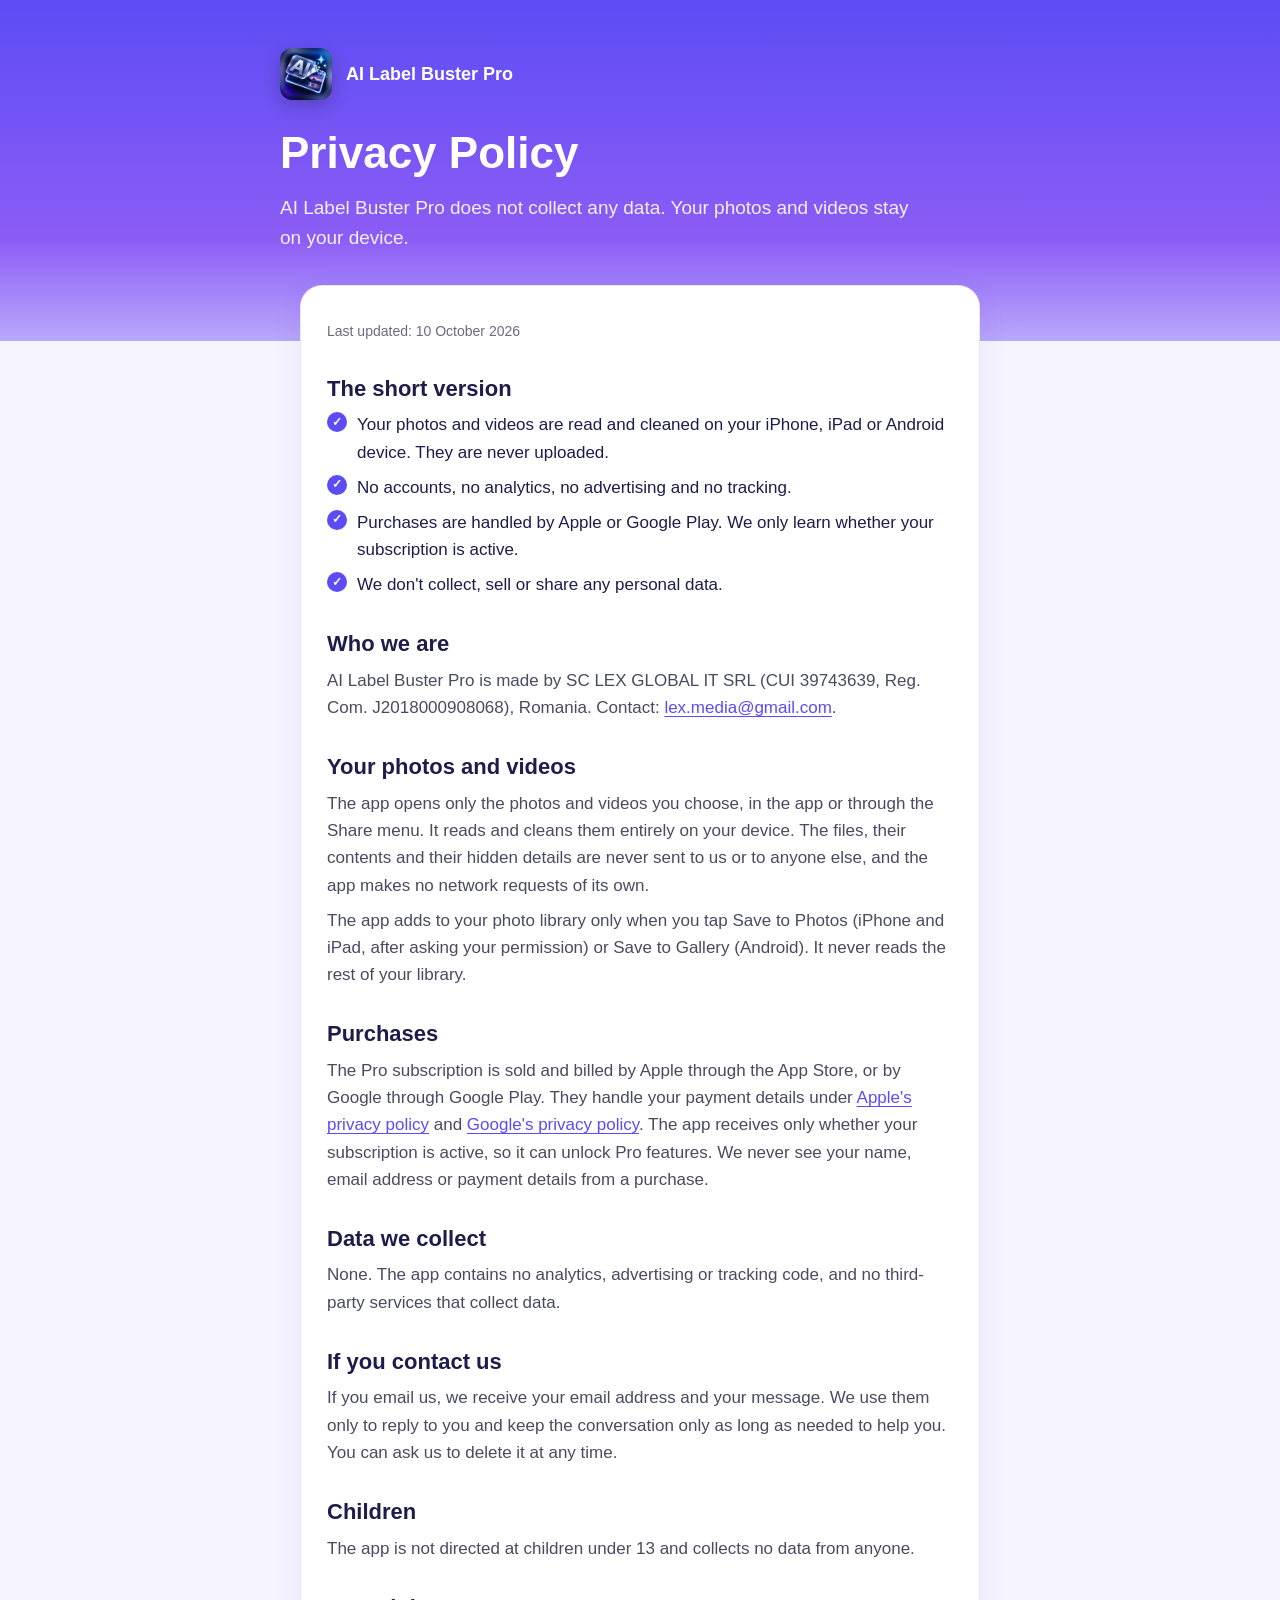
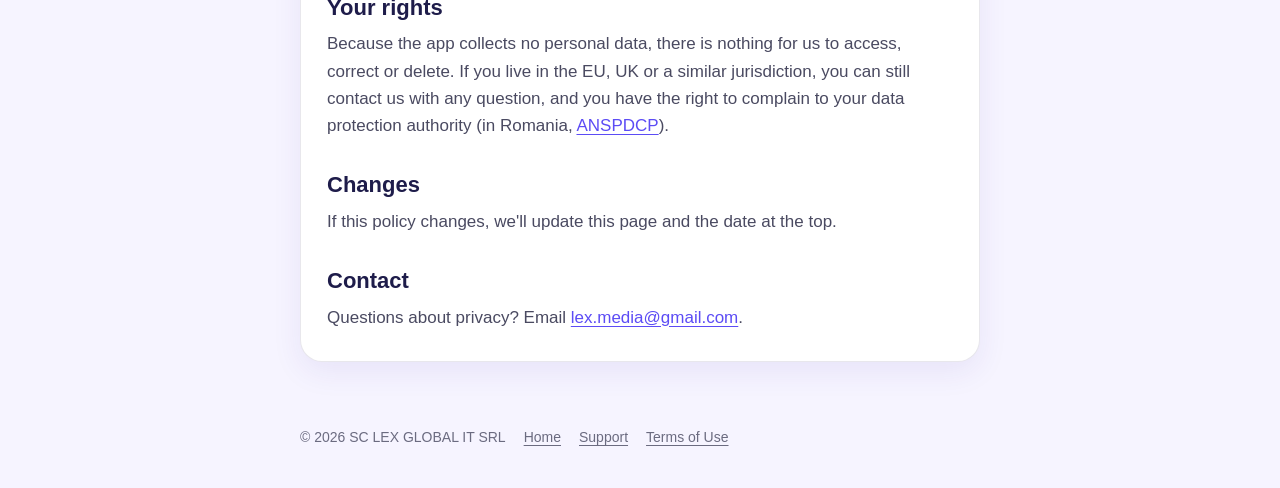
<file: privacy/index.html>
<!doctype html>
<html lang="en">
<head>
<meta charset="utf-8">
<meta name="viewport" content="width=device-width, initial-scale=1">
<title>Privacy Policy | AI Label Buster Pro</title>
<meta name="description" content="AI Label Buster Pro does not collect any data. Your photos and videos are processed on your iPhone, iPad or Android device and never uploaded.">
<link rel="icon" href="/favicon.png">
<link rel="stylesheet" href="/style.css">
<link rel="canonical" href="https://ailabelbuster.com/privacy/">
<script type="application/ld+json">{"@context":"https://schema.org","@graph":[{"@type":"WebPage","@id":"https://ailabelbuster.com/privacy/#page","url":"https://ailabelbuster.com/privacy/","name":"Privacy Policy","isPartOf":{"@id":"https://ailabelbuster.com/#site"},"about":{"@id":"https://ailabelbuster.com/#app"},"breadcrumb":{"@id":"https://ailabelbuster.com/privacy/#breadcrumb"},"dateModified":"2026-10-10","inLanguage":"en"},{"@type":"BreadcrumbList","@id":"https://ailabelbuster.com/privacy/#breadcrumb","itemListElement":[{"@type":"ListItem","position":1,"name":"AI Label Buster Pro","item":"https://ailabelbuster.com/"},{"@type":"ListItem","position":2,"name":"Privacy Policy","item":"https://ailabelbuster.com/privacy/"}]}]}</script>
</head>
<body>
<header class="hero">
  <div class="in">
    <a class="brand" href="/"><img src="/img/icon.webp" alt="" width="52" height="52">AI Label Buster Pro</a>
    <h1>Privacy Policy</h1>
    <p class="lede">AI Label Buster Pro does not collect any data. Your photos and videos stay on your device.</p>
  </div>
</header>
<main>
  <section class="card">
    <p class="date">Last updated: 10 October 2026</p>
    <h2>The short version</h2>
    <ul class="ticks">
      <li>Your photos and videos are read and cleaned on your iPhone, iPad or Android device. They are never uploaded.</li>
      <li>No accounts, no analytics, no advertising and no tracking.</li>
      <li>Purchases are handled by Apple or Google Play. We only learn whether your subscription is active.</li>
      <li>We don't collect, sell or share any personal data.</li>
    </ul>

    <h2>Who we are</h2>
    <p>AI Label Buster Pro is made by SC LEX GLOBAL IT SRL (CUI 39743639, Reg. Com. J2018000908068), Romania. Contact: <a href="mailto:lex.media@gmail.com">lex.media@gmail.com</a>.</p>

    <h2>Your photos and videos</h2>
    <p>The app opens only the photos and videos you choose, in the app or through the Share menu. It reads and cleans them entirely on your device. The files, their contents and their hidden details are never sent to us or to anyone else, and the app makes no network requests of its own.</p>
    <p>The app adds to your photo library only when you tap Save to Photos (iPhone and iPad, after asking your permission) or Save to Gallery (Android). It never reads the rest of your library.</p>

    <h2>Purchases</h2>
    <p>The Pro subscription is sold and billed by Apple through the App Store, or by Google through Google Play. They handle your payment details under <a href="https://www.apple.com/legal/privacy/">Apple's privacy policy</a> and <a href="https://policies.google.com/privacy">Google's privacy policy</a>. The app receives only whether your subscription is active, so it can unlock Pro features. We never see your name, email address or payment details from a purchase.</p>

    <h2>Data we collect</h2>
    <p>None. The app contains no analytics, advertising or tracking code, and no third-party services that collect data.</p>

    <h2>If you contact us</h2>
    <p>If you email us, we receive your email address and your message. We use them only to reply to you and keep the conversation only as long as needed to help you. You can ask us to delete it at any time.</p>

    <h2>Children</h2>
    <p>The app is not directed at children under 13 and collects no data from anyone.</p>

    <h2>Your rights</h2>
    <p>Because the app collects no personal data, there is nothing for us to access, correct or delete. If you live in the EU, UK or a similar jurisdiction, you can still contact us with any question, and you have the right to complain to your data protection authority (in Romania, <a href="https://www.dataprotection.ro/">ANSPDCP</a>).</p>

    <h2>Changes</h2>
    <p>If this policy changes, we'll update this page and the date at the top.</p>

    <h2>Contact</h2>
    <p>Questions about privacy? Email <a href="mailto:lex.media@gmail.com">lex.media@gmail.com</a>.</p>
  </section>
</main>
<footer>
  <span>© 2026 SC LEX GLOBAL IT SRL</span>
  <a href="/">Home</a>
  <a href="/support/">Support</a>
  <a href="/terms/">Terms of Use</a>
</footer>
</body>
</html>
</file>
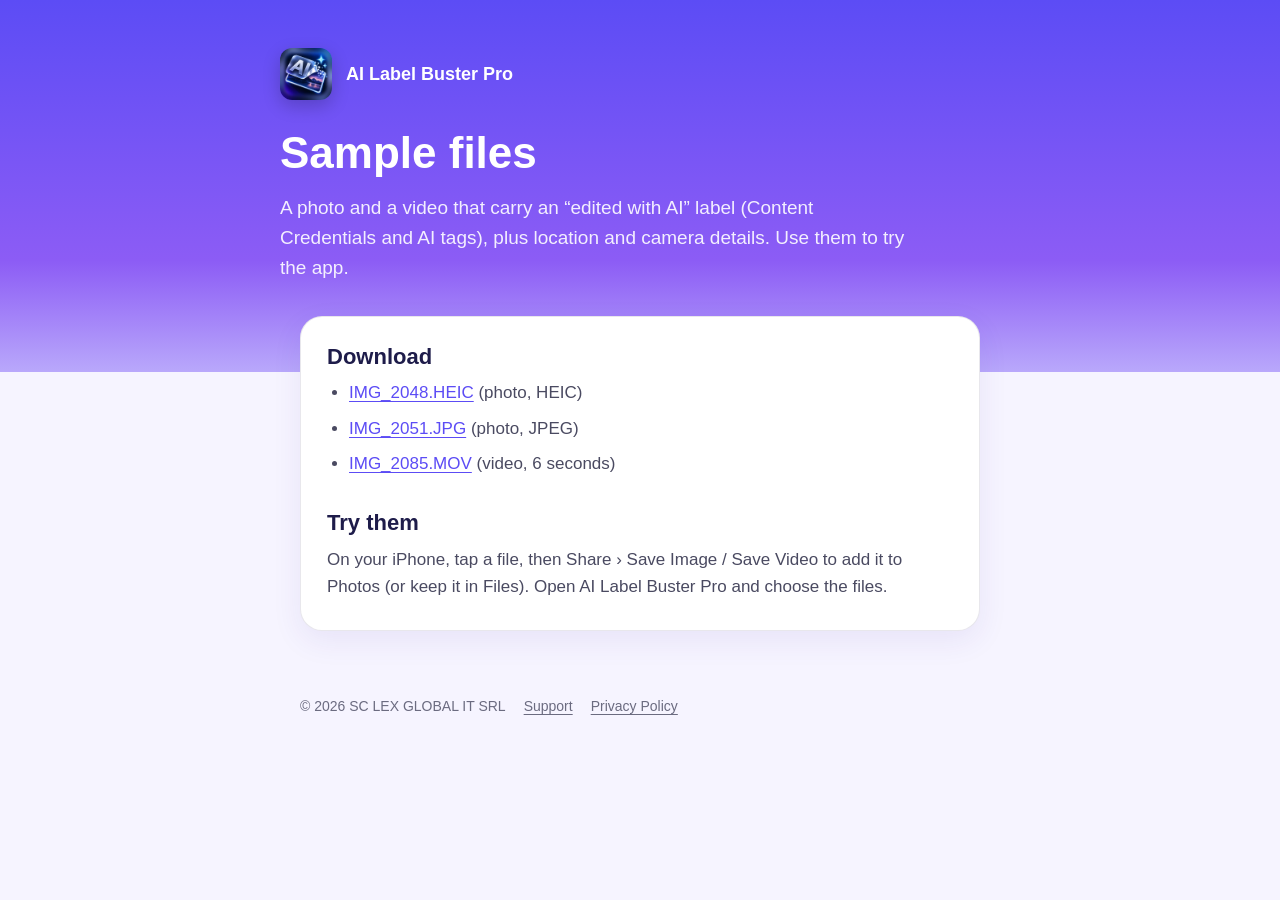
<file: samples/index.html>
<!doctype html>
<html lang="en">
<head>
<meta charset="utf-8">
<meta name="viewport" content="width=device-width, initial-scale=1">
<meta name="robots" content="noindex">
<title>Sample Files | AI Label Buster Pro</title>
<link rel="icon" href="/favicon.png">
<link rel="stylesheet" href="/style.css">
</head>
<body>
<header class="hero">
  <div class="in">
    <a class="brand" href="/"><img src="/img/icon.webp" alt="" width="52" height="52">AI Label Buster Pro</a>
    <h1>Sample files</h1>
    <p class="lede">A photo and a video that carry an “edited with AI” label (Content Credentials and AI tags), plus location and camera details. Use them to try the app.</p>
  </div>
</header>
<main>
  <section class="card">
    <h2>Download</h2>
    <ul>
      <li><a href="IMG_2048.HEIC" download>IMG_2048.HEIC</a> (photo, HEIC)</li>
      <li><a href="IMG_2051.JPG" download>IMG_2051.JPG</a> (photo, JPEG)</li>
      <li><a href="IMG_2085.MOV" download>IMG_2085.MOV</a> (video, 6 seconds)</li>
    </ul>
    <h2>Try them</h2>
    <p>On your iPhone, tap a file, then Share › Save Image / Save Video to add it to Photos (or keep it in Files). Open AI Label Buster Pro and choose the files.</p>
  </section>
</main>
<footer>
  <span>© 2026 SC LEX GLOBAL IT SRL</span>
  <a href="/support/">Support</a>
  <a href="/privacy/">Privacy Policy</a>
</footer>
</body>
</html>
</file>
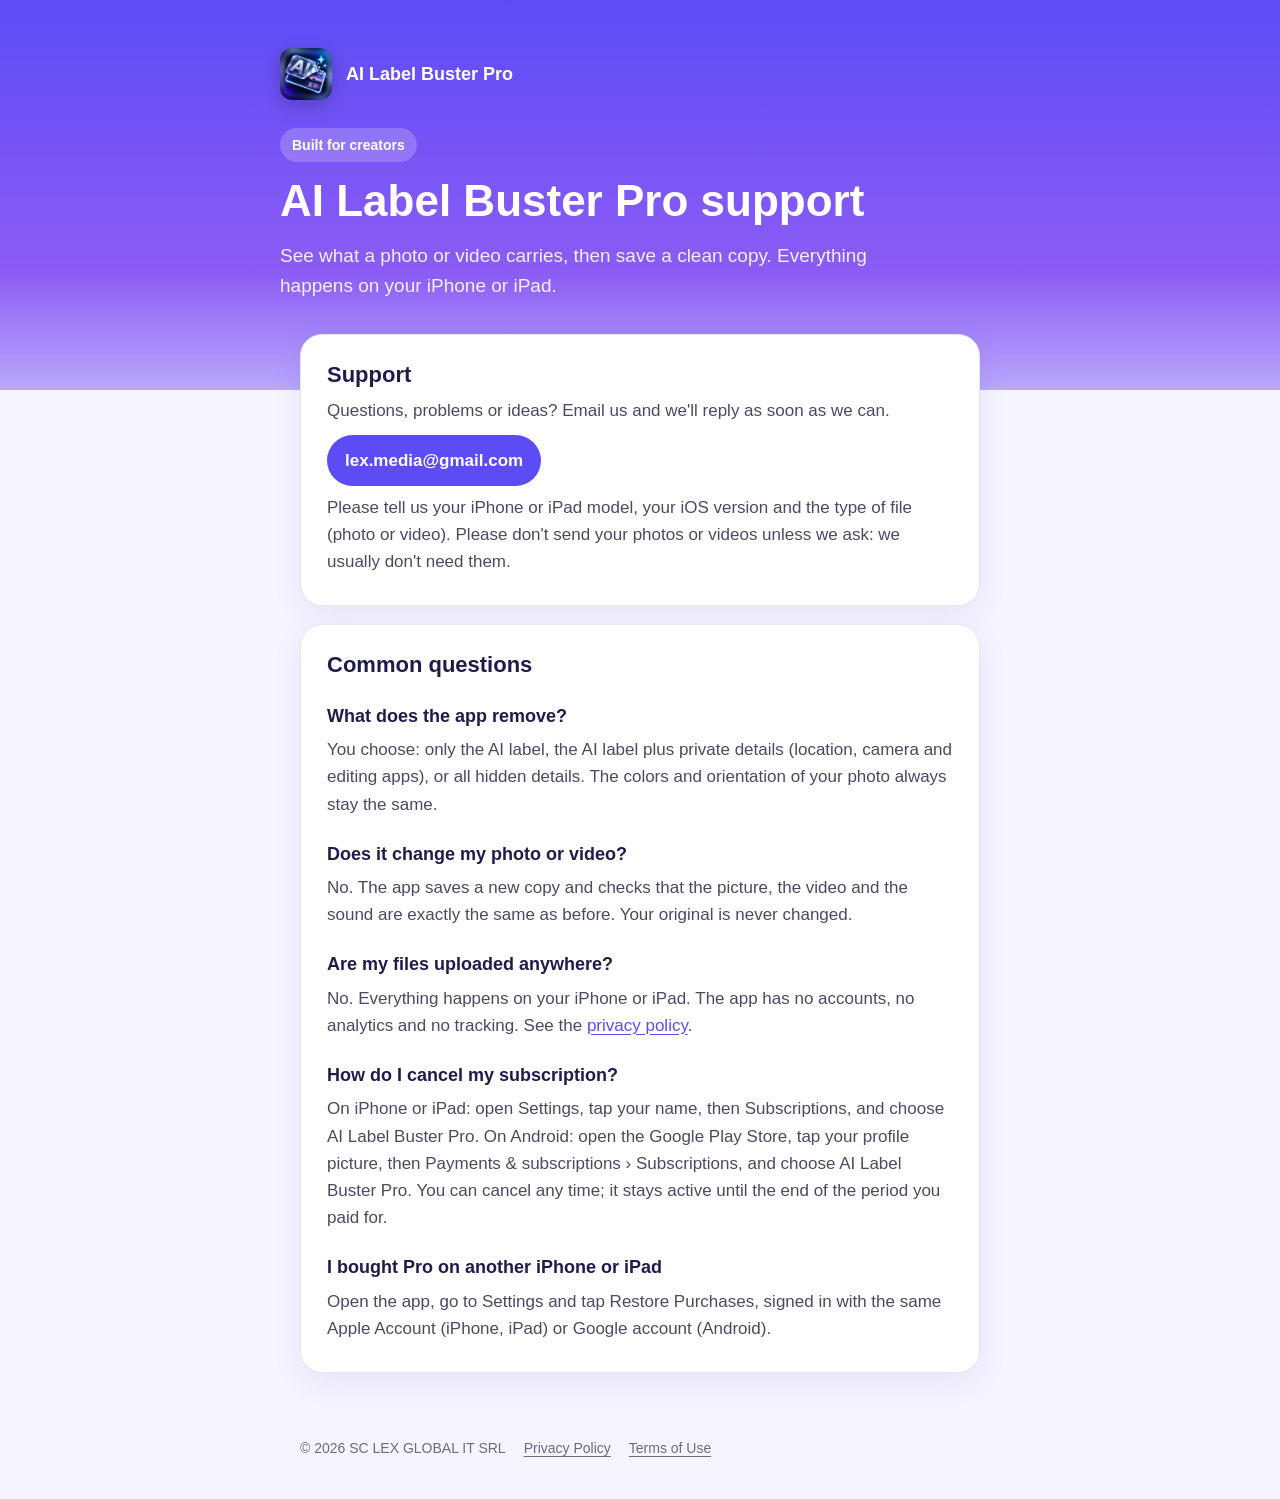
<file: support/index.html>
<!doctype html>
<html lang="en">
<head>
<meta charset="utf-8">
<meta name="viewport" content="width=device-width, initial-scale=1">
<title>Support | AI Label Buster Pro</title>
<meta name="description" content="Help and support for AI Label Buster Pro, the iPhone and iPad app that removes AI labels and hidden details from your photos and videos.">
<link rel="icon" href="/favicon.png">
<link rel="apple-touch-icon" href="/apple-touch-icon.png">
<link rel="stylesheet" href="/style.css">
<link rel="canonical" href="https://ailabelbuster.com/support/">
<script type="application/ld+json">{"@context":"https://schema.org","@graph":[{"@type":"WebPage","@id":"https://ailabelbuster.com/support/#page","url":"https://ailabelbuster.com/support/","name":"Support","isPartOf":{"@id":"https://ailabelbuster.com/#site"},"about":{"@id":"https://ailabelbuster.com/#app"},"breadcrumb":{"@id":"https://ailabelbuster.com/support/#breadcrumb"},"dateModified":"2026-10-10","inLanguage":"en"},{"@type":"BreadcrumbList","@id":"https://ailabelbuster.com/support/#breadcrumb","itemListElement":[{"@type":"ListItem","position":1,"name":"AI Label Buster Pro","item":"https://ailabelbuster.com/"},{"@type":"ListItem","position":2,"name":"Support","item":"https://ailabelbuster.com/support/"}]}]}</script>
</head>
<body>
<header class="hero">
  <div class="in">
    <a class="brand" href="/"><img src="/img/icon.webp" alt="" width="52" height="52">AI Label Buster Pro</a>
    <span class="tag">Built for creators</span>
    <h1>AI Label Buster Pro support</h1>
    <p class="lede">See what a photo or video carries, then save a clean copy. Everything happens on your iPhone or iPad.</p>
  </div>
</header>
<main>
  <section class="card">
    <h2>Support</h2>
    <p>Questions, problems or ideas? Email us and we'll reply as soon as we can.</p>
    <a class="mail" href="mailto:lex.media@gmail.com?subject=AI%20Label%20Buster%20Pro">lex.media@gmail.com</a>
    <p>Please tell us your iPhone or iPad model, your iOS version and the type of file (photo or video). Please don't send your photos or videos unless we ask: we usually don't need them.</p>
  </section>

  <section class="card">
    <h2>Common questions</h2>
    <h3>What does the app remove?</h3>
    <p>You choose: only the AI label, the AI label plus private details (location, camera and editing apps), or all hidden details. The colors and orientation of your photo always stay the same.</p>
    <h3>Does it change my photo or video?</h3>
    <p>No. The app saves a new copy and checks that the picture, the video and the sound are exactly the same as before. Your original is never changed.</p>
    <h3>Are my files uploaded anywhere?</h3>
    <p>No. Everything happens on your iPhone or iPad. The app has no accounts, no analytics and no tracking. See the <a href="/privacy/">privacy policy</a>.</p>
    <h3>How do I cancel my subscription?</h3>
    <p>On iPhone or iPad: open Settings, tap your name, then Subscriptions, and choose AI Label Buster Pro. On Android: open the Google Play Store, tap your profile picture, then Payments &amp; subscriptions › Subscriptions, and choose AI Label Buster Pro. You can cancel any time; it stays active until the end of the period you paid for.</p>
    <h3>I bought Pro on another iPhone or iPad</h3>
    <p>Open the app, go to Settings and tap Restore Purchases, signed in with the same Apple Account (iPhone, iPad) or Google account (Android).</p>
  </section>
</main>
<footer>
  <span>© 2026 SC LEX GLOBAL IT SRL</span>
  <a href="/privacy/">Privacy Policy</a>
  <a href="/terms/">Terms of Use</a>
</footer>
</body>
</html>
</file>
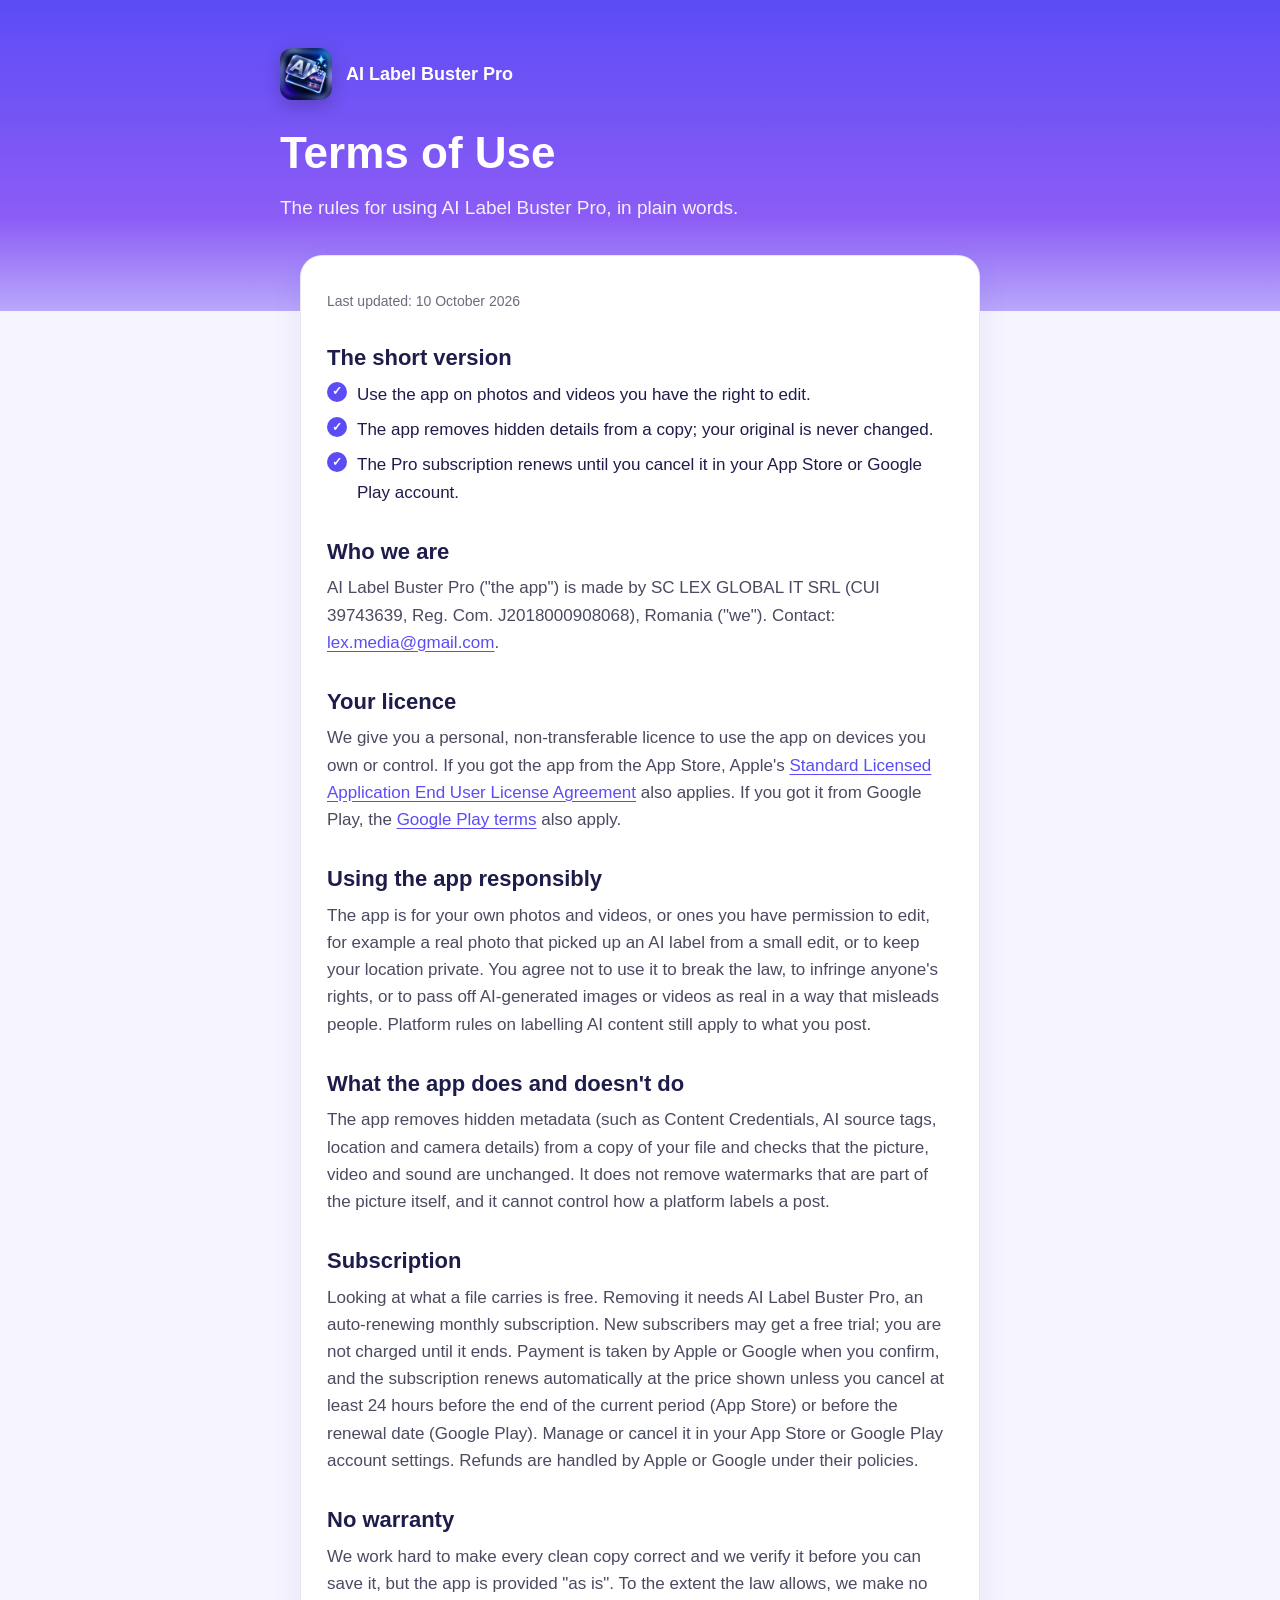
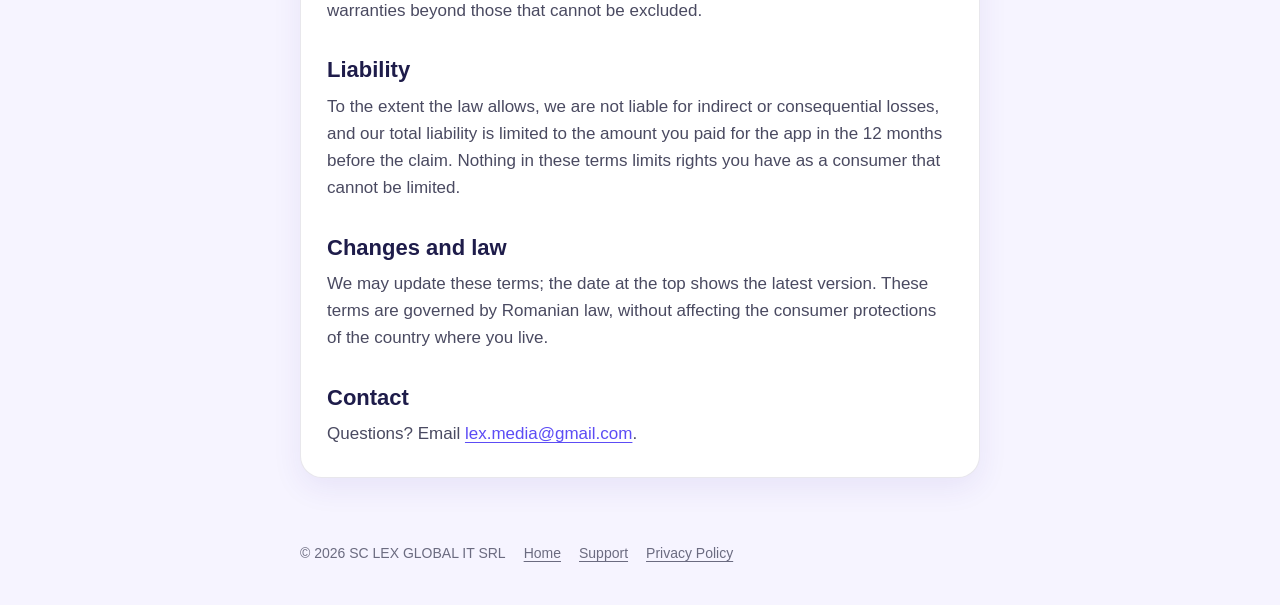
<file: terms/index.html>
<!doctype html>
<html lang="en">
<head>
<meta charset="utf-8">
<meta name="viewport" content="width=device-width, initial-scale=1">
<title>Terms of Use | AI Label Buster Pro</title>
<meta name="description" content="Terms of use for AI Label Buster Pro on iPhone, iPad and Android.">
<link rel="icon" href="/favicon.png">
<link rel="stylesheet" href="/style.css">
<link rel="canonical" href="https://ailabelbuster.com/terms/">
<script type="application/ld+json">{"@context":"https://schema.org","@graph":[{"@type":"WebPage","@id":"https://ailabelbuster.com/terms/#page","url":"https://ailabelbuster.com/terms/","name":"Terms of Use","isPartOf":{"@id":"https://ailabelbuster.com/#site"},"about":{"@id":"https://ailabelbuster.com/#app"},"breadcrumb":{"@id":"https://ailabelbuster.com/terms/#breadcrumb"},"dateModified":"2026-10-10","inLanguage":"en"},{"@type":"BreadcrumbList","@id":"https://ailabelbuster.com/terms/#breadcrumb","itemListElement":[{"@type":"ListItem","position":1,"name":"AI Label Buster Pro","item":"https://ailabelbuster.com/"},{"@type":"ListItem","position":2,"name":"Terms of Use","item":"https://ailabelbuster.com/terms/"}]}]}</script>
</head>
<body>
<header class="hero">
  <div class="in">
    <a class="brand" href="/"><img src="/img/icon.webp" alt="" width="52" height="52">AI Label Buster Pro</a>
    <h1>Terms of Use</h1>
    <p class="lede">The rules for using AI Label Buster Pro, in plain words.</p>
  </div>
</header>
<main>
  <section class="card">
    <p class="date">Last updated: 10 October 2026</p>
    <h2>The short version</h2>
    <ul class="ticks">
      <li>Use the app on photos and videos you have the right to edit.</li>
      <li>The app removes hidden details from a copy; your original is never changed.</li>
      <li>The Pro subscription renews until you cancel it in your App Store or Google Play account.</li>
    </ul>

    <h2>Who we are</h2>
    <p>AI Label Buster Pro ("the app") is made by SC LEX GLOBAL IT SRL (CUI 39743639, Reg. Com. J2018000908068), Romania ("we"). Contact: <a href="mailto:lex.media@gmail.com">lex.media@gmail.com</a>.</p>

    <h2>Your licence</h2>
    <p>We give you a personal, non-transferable licence to use the app on devices you own or control. If you got the app from the App Store, Apple's <a href="https://www.apple.com/legal/internet-services/itunes/dev/stdeula/">Standard Licensed Application End User License Agreement</a> also applies. If you got it from Google Play, the <a href="https://play.google/developer-content-policy/">Google Play terms</a> also apply.</p>

    <h2>Using the app responsibly</h2>
    <p>The app is for your own photos and videos, or ones you have permission to edit, for example a real photo that picked up an AI label from a small edit, or to keep your location private. You agree not to use it to break the law, to infringe anyone's rights, or to pass off AI-generated images or videos as real in a way that misleads people. Platform rules on labelling AI content still apply to what you post.</p>

    <h2>What the app does and doesn't do</h2>
    <p>The app removes hidden metadata (such as Content Credentials, AI source tags, location and camera details) from a copy of your file and checks that the picture, video and sound are unchanged. It does not remove watermarks that are part of the picture itself, and it cannot control how a platform labels a post.</p>

    <h2>Subscription</h2>
    <p>Looking at what a file carries is free. Removing it needs AI Label Buster Pro, an auto-renewing monthly subscription. New subscribers may get a free trial; you are not charged until it ends. Payment is taken by Apple or Google when you confirm, and the subscription renews automatically at the price shown unless you cancel at least 24 hours before the end of the current period (App Store) or before the renewal date (Google Play). Manage or cancel it in your App Store or Google Play account settings. Refunds are handled by Apple or Google under their policies.</p>

    <h2>No warranty</h2>
    <p>We work hard to make every clean copy correct and we verify it before you can save it, but the app is provided "as is". To the extent the law allows, we make no warranties beyond those that cannot be excluded.</p>

    <h2>Liability</h2>
    <p>To the extent the law allows, we are not liable for indirect or consequential losses, and our total liability is limited to the amount you paid for the app in the 12 months before the claim. Nothing in these terms limits rights you have as a consumer that cannot be limited.</p>

    <h2>Changes and law</h2>
    <p>We may update these terms; the date at the top shows the latest version. These terms are governed by Romanian law, without affecting the consumer protections of the country where you live.</p>

    <h2>Contact</h2>
    <p>Questions? Email <a href="mailto:lex.media@gmail.com">lex.media@gmail.com</a>.</p>
  </section>
</main>
<footer>
  <span>© 2026 SC LEX GLOBAL IT SRL</span>
  <a href="/">Home</a>
  <a href="/support/">Support</a>
  <a href="/privacy/">Privacy Policy</a>
</footer>
</body>
</html>
</file>
<file: landing.css>
/* AI Label Buster Pro — ailabelbuster.com. Same structure and type as metacleanai.com, in the app's violet palette. */
@font-face { font-family: "Archivo"; src: url(/fonts/archivo.woff2) format("woff2-variations"); font-weight: 100 900; font-stretch: 62% 125%; font-display: swap; }
@font-face { font-family: "Manrope"; src: url(/fonts/manrope.woff2) format("woff2-variations"); font-weight: 200 800; font-display: swap; }

:root {
  --ink: #1b1840; --ink-2: #44415f; --muted: #6c6a84; --line: rgba(27, 24, 64, .08); --line-2: rgba(27, 24, 64, .14);
  --bg: #ffffff; --panel: #f5f3ff; --panel-2: #ece8ff;
  --violet: #5c4cf5; --violet-2: #4a3be0; --purple: #8c5cf5; --lilac: #c4b5fd; --red: #ff3b4a; --ok: #1fae63;
  --grad: linear-gradient(90deg, #5c4cf5, #8c5cf5 55%, #b07cf7);
  --display: "Archivo", "Arial Narrow", system-ui, sans-serif;
  --body: "Manrope", system-ui, -apple-system, "Segoe UI", sans-serif;
  --gutter: clamp(16px, 4vw, 40px);
  --spring: cubic-bezier(.16, 1, .3, 1); --bounce: cubic-bezier(.34, 1.56, .64, 1); --out: cubic-bezier(.16, 1, .3, 1);
}
/* critically damped spring as a CSS curve (same as metacleanai.com) */
@supports (transition-timing-function: linear(0, 1)) { :root { --spring: linear(0.0000 0%, 0.0285 4%, 0.0963 8%, 0.1840 12%, 0.2790 16%, 0.3732 20%, 0.4621 24%, 0.5431 28%, 0.6152 32%, 0.6783 36%, 0.7326 40%, 0.7789 44%, 0.8181 48%, 0.8509 52%, 0.8782 56%, 0.9008 60%, 0.9195 64%, 0.9348 68%, 0.9473 72%, 0.9575 76%, 0.9658 80%, 0.9725 84%, 0.9780 88%, 0.9823 92%, 0.9859 96%, 1 100%); } }
* { box-sizing: border-box; margin: 0; padding: 0; }
html { scroll-behavior: smooth; -webkit-text-size-adjust: 100%; overflow-x: clip; }
[id] { scroll-margin-top: 80px; }
body { background: var(--bg); color: var(--ink); font: 16px/1.6 var(--body); letter-spacing: .01em; -webkit-font-smoothing: antialiased; overflow-x: clip; }
img, svg { display: block; max-width: 100%; }
a { color: inherit; }
h1, h2, h3 { font-family: var(--display); font-weight: 800; font-stretch: 92%; letter-spacing: -.01em; word-spacing: .05em; line-height: 1.04; color: var(--ink); text-wrap: balance; }
h2 { font-size: clamp(34px, 4.2vw, 56px); }
h3 { font-size: 22px; line-height: 1.15; text-wrap: pretty; }
.wrap { max-width: 1220px; margin: 0 auto; padding: 0 var(--gutter); }
.narrow { max-width: 860px; }
.section { padding: clamp(80px, 11vw, 140px) 0 0; }
.intro { max-width: 60ch; margin-top: 20px; font-size: 18px; color: var(--ink-2); }
.eyebrow { margin-bottom: 16px; font: 800 13px/1.2 var(--body); letter-spacing: .14em; text-transform: uppercase; }
.grad { background: var(--grad); -webkit-background-clip: text; background-clip: text; color: transparent; }
.nw { white-space: nowrap; }
.micro { margin-top: 14px; font-size: 13.5px; color: var(--muted); }

/* buttons */
.btn { display: inline-flex; align-items: center; gap: 10px; padding: 15px 26px; border-radius: 999px; font: 800 16px/1 var(--body); text-decoration: none; transition: transform .5s var(--spring), box-shadow .5s, background .3s; }
.btn svg { width: 20px; height: 20px; flex: none; }
.btn-dark { background: var(--ink); color: #fff; box-shadow: 0 12px 30px -12px rgba(27, 24, 64, .6); }
.btn-dark:hover { transform: translateY(-2px); }
.btn-violet { background: var(--violet); color: #fff; box-shadow: 0 14px 34px -12px rgba(92, 76, 245, .7); }
.btn-violet:hover { background: var(--violet-2); transform: translateY(-2px); }
.btn-ghost { background: #fff; color: var(--ink); box-shadow: 0 0 0 1px var(--line-2); }
.btn-ghost:hover { box-shadow: 0 0 0 1px var(--violet); color: var(--violet); }
.btn .soon { font: 700 12px/1 var(--body); opacity: .75; }

/* nav */
.nav { position: sticky; top: 0; z-index: 50; display: flex; align-items: center; gap: 24px; padding: 12px var(--gutter); background: rgba(255, 255, 255, .86); -webkit-backdrop-filter: saturate(1.4) blur(12px); backdrop-filter: saturate(1.4) blur(12px); }
.brand { display: flex; align-items: center; gap: 10px; text-decoration: none; font: 900 20px/1 var(--display); font-stretch: 90%; white-space: nowrap; }
.brand img { width: 36px; height: 36px; border-radius: 9px; }
.nav-links { display: flex; gap: 4px; margin: 0 auto; }
.nav-links a { padding: 8px 12px; border-radius: 8px; font-weight: 700; font-size: 15px; color: var(--ink-2); text-decoration: none; }
.nav-links a:hover { background: var(--panel); color: var(--ink); }
.nav-cta { padding: 11px 20px; font-size: 15px; margin-left: auto; white-space: nowrap; }
.nav-links + .nav-cta { margin-left: 0; }

/* hero */
.hero { padding: 0 8px; }
.hero-panel { position: relative; overflow: hidden; border-radius: 40px; border: 1px solid var(--line);
  background:
    radial-gradient(60% 70% at 88% 15%, rgba(140, 92, 245, .32), transparent 70%),
    radial-gradient(50% 60% at 6% 96%, rgba(92, 76, 245, .14), transparent 70%),
    radial-gradient(40% 40% at 55% 60%, rgba(196, 181, 253, .22), transparent 70%),
    linear-gradient(180deg, #f1edff, #fdfcff 72%); }
.hero-grid { display: grid; grid-template-columns: minmax(0, 1fr) minmax(0, .9fr); align-items: center; gap: 32px; max-width: 1360px; margin: 0 auto; padding: clamp(40px, 6vw, 84px) clamp(20px, 4vw, 64px) 24px; }
.h1-kicker { display: block; margin-bottom: 18px; font: 800 14px/1.2 var(--body); letter-spacing: .16em; word-spacing: 0; text-transform: uppercase; }
.hero h1 { font-size: clamp(42px, 4.6vw, 70px); font-stretch: 94%; line-height: 1.03; letter-spacing: -.015em; max-width: 15ch; text-wrap: wrap; }
.mark { position: relative; display: inline-block; white-space: nowrap; }
.mark svg { position: absolute; left: -2%; width: 104%; bottom: -.16em; height: .3em; overflow: visible; pointer-events: none; }
.mark path { fill: none; stroke: var(--red); stroke-width: 5; stroke-linecap: round; stroke-linejoin: round; stroke-dasharray: 600; stroke-dashoffset: 600; animation: draw .9s 1s cubic-bezier(.5, 0, .2, 1) forwards; }
@keyframes draw { to { stroke-dashoffset: 0; } }
.lede { margin-top: 24px; max-width: 48ch; font-size: 18.5px; color: var(--ink-2); }
.lede b { color: var(--ink); }
.ctas { display: flex; flex-wrap: wrap; gap: 12px; margin-top: 30px; }

.phones { position: relative; display: flex; justify-content: center; align-items: flex-end; min-height: 480px; }
.phone { position: relative; width: min(250px, 44%); aspect-ratio: 1206 / 2622; border-radius: 34px; padding: 7px; background: #15132b; box-shadow: 0 40px 80px -30px rgba(40, 20, 120, .55), 0 0 0 1px rgba(255, 255, 255, .08) inset; }
.phone img { width: 100%; height: 100%; border-radius: 28px; object-fit: cover; }
.phones .phone.back { rotate: -6deg; translate: 18px 0; z-index: 1; }
.phones .phone.live { rotate: 5deg; translate: -18px -26px; z-index: 2; }
.float-chip { position: absolute; z-index: 3; display: inline-flex; align-items: center; gap: 6px; padding: 8px 14px; border-radius: 999px; color: #fff; font: 800 13.5px/1 var(--body); box-shadow: 0 0 0 3px #fff, 0 14px 30px -12px rgba(0, 0, 0, .35); }
.float-chip.ai { background: var(--red); top: 8%; left: 6%; }
.float-chip.ok { background: var(--ok); bottom: 10%; right: 4%; }
.float-chip.ai s { text-decoration-thickness: 2px; }

.hero-bot { max-width: 1360px; margin: 0 auto; padding: 8px clamp(20px, 4vw, 64px) 36px; }
/* why */
.why-grid, .steps { list-style: none; }
.why-grid { display: grid; grid-template-columns: repeat(3, minmax(0, 1fr)); gap: 18px; margin-top: 44px; }
.card { padding: 28px; border-radius: 24px; background: var(--panel); border: 1px solid var(--line); }
.card .num { display: inline-grid; place-items: center; width: 44px; height: 44px; border-radius: 13px; background: var(--violet); color: #fff; font: 800 16px/1 var(--display); margin-bottom: 18px; box-shadow: 0 10px 24px -10px rgba(92, 76, 245, .7); }
.card { transition: transform .6s var(--spring), box-shadow .6s var(--spring); }
.card:hover, .feat:hover, .mode:hover { transform: translateY(-4px); }
.feat, .mode { transition: transform .6s var(--spring), box-shadow .6s var(--spring); }
.card h3 { margin-bottom: 10px; }
.card p { color: var(--ink-2); }

/* steps */
.steps { display: grid; grid-template-columns: repeat(3, minmax(0, 1fr)); gap: 26px; margin-top: 50px; }
.step { display: grid; justify-items: center; align-content: start; text-align: center; gap: 18px; }
.step .phone { width: min(240px, 80%); transform: none; }
.step h3 { margin-top: 6px; }
.step p { max-width: 32ch; color: var(--ink-2); }
.step .tag { font: 800 12px/1 var(--body); letter-spacing: .14em; text-transform: uppercase; color: var(--violet); }

/* modes */
.modes { display: grid; grid-template-columns: repeat(3, minmax(0, 1fr)); gap: 18px; margin-top: 44px; }
.mode { position: relative; padding: 30px 28px; border-radius: 24px; background: #fff; box-shadow: 0 0 0 1px var(--line-2), 0 24px 50px -36px rgba(40, 20, 120, .45); }
.mode.pick { box-shadow: 0 0 0 2px var(--violet), 0 24px 50px -30px rgba(92, 76, 245, .5); }
.mode .badge { position: absolute; top: -12px; left: 24px; padding: 5px 11px; border-radius: 999px; background: var(--violet); color: #fff; font: 800 11.5px/1 var(--body); letter-spacing: .06em; text-transform: uppercase; }
.mode h3 { margin-bottom: 8px; }
.mode > p { color: var(--ink-2); }
.ticks { list-style: none; display: grid; gap: 9px; margin-top: 18px; }
.ticks li { position: relative; padding-left: 28px; color: var(--ink); font-size: 15.5px; }
.ticks li::before { content: ""; position: absolute; left: 0; top: 4px; width: 18px; height: 18px; border-radius: 50%; background: var(--violet) url("data:image/svg+xml,%3Csvg xmlns='http://www.w3.org/2000/svg' viewBox='0 0 16 16'%3E%3Cpath d='M4 8.4l2.6 2.6L12 5.6' fill='none' stroke='white' stroke-width='2' stroke-linecap='round' stroke-linejoin='round'/%3E%3C/svg%3E") center / 14px no-repeat; }
.keep-note { margin-top: 22px; padding: 18px 22px; border-radius: 18px; background: var(--panel); color: var(--ink-2); font-size: 15.5px; }
.keep-note b { color: var(--ink); }

/* features */
.feat-grid { display: grid; grid-template-columns: repeat(4, minmax(0, 1fr)); gap: 16px; margin-top: 44px; }
.feat { padding: 24px; border-radius: 22px; background: var(--panel); border: 1px solid var(--line); }
.feat .ico { display: grid; place-items: center; width: 44px; height: 44px; border-radius: 13px; color: #fff; margin-bottom: 16px; }
.feat .ico svg { width: 22px; height: 22px; }
.feat h3 { font-size: 19px; margin-bottom: 8px; }
.feat p { color: var(--ink-2); font-size: 15px; }
.formats { display: flex; flex-wrap: wrap; gap: 6px; margin-top: 12px; }
.formats span { padding: 4px 9px; border-radius: 8px; background: #fff; border: 1px solid var(--line-2); font: 800 12px/1.2 var(--body); }

/* pricing */
.price-wrap > *, .hero-grid > *, .steps > *, .modes > *, .why-grid > *, .feat-grid > *, .finds-grid > *, .privacy-card > * { min-width: 0; }
.price-wrap { display: grid; grid-template-columns: minmax(0, 1fr) minmax(0, 1fr); gap: 40px; align-items: center; }
.price-card { padding: 36px; border-radius: 30px; background: #fff; box-shadow: 0 0 0 2px var(--violet), 0 40px 80px -40px rgba(92, 76, 245, .6); }
.price { display: flex; align-items: baseline; gap: 8px; margin: 8px 0 4px; }
.price b { font: 900 64px/1 var(--display); font-stretch: 90%; }
.price span { font-weight: 700; color: var(--muted); white-space: nowrap; }
.trial { display: inline-block; padding: 6px 12px; border-radius: 999px; background: var(--panel-2); color: var(--violet-2); font: 800 13px/1 var(--body); }
.price-card .btn { width: 100%; justify-content: center; margin-top: 24px; }
.fine { margin-top: 14px; font-size: 13px; color: var(--muted); }

/* faq */
.faq { margin-top: 36px; display: grid; gap: 12px; }
.faq details { border-radius: 18px; background: var(--panel); border: 1px solid var(--line); }
.faq summary { list-style: none; cursor: pointer; display: flex; justify-content: space-between; align-items: center; gap: 16px; padding: 20px 24px; }
.faq summary::-webkit-details-marker { display: none; }
.faq summary h3 { font-size: 19px; line-height: 1.25; }
.faq summary::after { content: "+"; flex: none; font: 700 26px/1 var(--body); color: var(--violet); transition: transform .3s; }
.faq details[open] summary::after { transform: rotate(45deg); }
.faq .a { padding: 0 24px 22px; color: var(--ink-2); }
.faq .a p + p { margin-top: 10px; }

/* final + footer */
.final { padding-bottom: clamp(80px, 10vw, 130px); }

/* ================= effects (same library as metacleanai.com, in violet) ================= */
.sr { position: absolute; width: 1px; height: 1px; overflow: hidden; clip: rect(0 0 0 0); white-space: nowrap; }
html.lenis, html.lenis body { height: auto; }
html.lenis { scroll-behavior: auto !important; }
.nav { transition: box-shadow .4s, background .4s; }
.nav.is-scrolled { box-shadow: 0 1px 0 var(--line), 0 10px 30px -22px rgba(40, 20, 120, .45); }

/* reveal on scroll (only when JS runs, so the page reads fine without it) */
.js [data-rise] { opacity: 0; transform: translateY(18px); transition: opacity .8s var(--spring) var(--d, 0s), transform 1s var(--spring) var(--d, 0s); }
.js [data-rise].in { opacity: 1; transform: none; }
/* headings rise word by word */
[data-words] .w { display: inline-block; opacity: 0; transform: translateY(.42em); filter: blur(6px);
  transition: opacity .7s var(--spring), transform .9s var(--spring), filter .7s var(--spring); transition-delay: calc(var(--i) * 45ms); }
[data-words].in .w { opacity: 1; transform: none; filter: none; }
/* several-word gradient phrases fade only: Safari drops gradient text under transforms and filters */
[data-words] .w-soft { opacity: 0; transition: opacity .9s var(--spring); transition-delay: calc(var(--i) * 45ms); }
[data-words].in .w-soft { opacity: 1; }
.spark-ico { margin-right: 8px; }
.grad .spark-ico { color: var(--violet); -webkit-text-fill-color: var(--violet); }

/* sparkle stars */
.fx-star { position: absolute; z-index: 5; width: 22px; height: 22px; pointer-events: none; opacity: 0; }
.fx-star svg { display: block; width: 100%; height: 100%; fill: #fff; filter: drop-shadow(0 0 4px rgba(196, 181, 253, .95)) drop-shadow(0 0 10px rgba(140, 92, 245, .75)); }
.fx-star:nth-child(3n) svg { fill: #ece8ff; }

/* hero chips bob gently */
.float-chip { animation: bob 5s ease-in-out infinite; }
.float-chip.ok { animation-delay: -2.5s; }
@keyframes bob { 0%, 100% { translate: 0 0; } 50% { translate: 0 -8px; } }

/* hero: the app's scan, live, inside the phone */
.phone.live { container-type: inline-size; }
.scr { position: absolute; inset: 7px; display: flex; flex-direction: column; align-items: center; overflow: hidden; border-radius: 28px;
  background: linear-gradient(180deg, #5b4cf5 0%, #7d5cf3 45%, #a793f8 75%, #cdc1fd 100%); color: #fff; }
.scr-bar { display: flex; justify-content: space-between; align-items: center; width: 100%; padding: 4.5cqw 8cqw 0; font: 700 5cqw/1 var(--body); }
.island { width: 30cqw; height: 8.4cqw; border-radius: 99px; background: #0d0b1f; }
.scr-ico { width: 9cqw; height: 4.2cqw; border-radius: 1.4cqw; background: #4ade80; box-shadow: 0 0 0 .6cqw rgba(255, 255, 255, .35); }
.scr-title { margin-top: 24cqw; font: 800 8cqw/1 var(--display); font-stretch: 94%; letter-spacing: -.01em; }
.ps-photo { position: relative; width: 70%; aspect-ratio: 1; margin-top: 8cqw; border-radius: 6cqw; overflow: hidden; border: 1.4cqw solid rgba(255, 255, 255, .9);
  box-shadow: 0 8cqw 14cqw -6cqw rgba(30, 12, 110, .55); transition: box-shadow .8s var(--spring); }
.ps-photo > svg { display: block; width: 100%; height: 100%; }
.scr[data-s="found"] .ps-photo { box-shadow: 0 0 0 1cqw rgba(255, 59, 74, .7), 0 8cqw 16cqw -6cqw rgba(255, 59, 74, .55); }
.scr[data-s="clean"] .ps-photo { box-shadow: 0 0 0 1cqw rgba(31, 174, 99, .75), 0 8cqw 16cqw -6cqw rgba(31, 174, 99, .55); }
.ps-scan { position: absolute; left: 0; right: 0; top: -30%; height: 30%; opacity: 0; background: linear-gradient(180deg, transparent, rgba(125, 233, 255, .35) 80%, #7de9ff); border-bottom: .8cqw solid #b8f3ff; }
.scr[data-s="scan"] .ps-scan { opacity: 1; animation: scan 1.6s var(--out) forwards; }
@keyframes scan { to { top: 100%; } }
.ps-tag { position: absolute; display: inline-flex; align-items: center; gap: 1.6cqw; padding: 1.8cqw 3cqw; border-radius: 99px; background: #7c5cf5; border: .7cqw solid #fff; color: #fff;
  font: 700 4.3cqw/1.1 var(--body); white-space: nowrap; box-shadow: 0 3cqw 6cqw -3cqw rgba(0, 0, 0, .5); opacity: 0; transform: translateY(2cqw) scale(.85); transition: opacity .4s var(--spring), transform .7s var(--spring); }
.ps-tag b { font-size: 4cqw; }
.ps-tag.t1 { background: #ef4152; left: 6%; top: 9%; } .ps-tag.t2 { right: 5%; top: 40%; } .ps-tag.t3 { left: 8%; bottom: 11%; }
.ps-tag.on { opacity: 1; transform: none; }
.ps-tag.off { opacity: 0; transform: translate(10cqw, -8cqw) rotate(8deg) scale(.7); transition-duration: .5s, .6s; }
.ps-ok { position: absolute; left: 50%; top: 50%; display: inline-flex; align-items: center; gap: 1.6cqw; padding: 2.4cqw 4.2cqw; border-radius: 99px; background: var(--ok); color: #fff; font: 800 4.8cqw/1 var(--body);
  white-space: nowrap; box-shadow: 0 4cqw 9cqw -3cqw rgba(31, 174, 99, .85); opacity: 0; transform: translate(-50%, -40%) scale(.8); transition: opacity .4s var(--spring), transform .7s var(--spring); }
.ps-ok svg { width: 4.6cqw; height: 4.6cqw; }
.scr[data-s="clean"] .ps-ok { opacity: 1; transform: translate(-50%, -50%); }
.scr-status { margin-top: 9cqw; padding: 0 8cqw; font: 600 4.6cqw/1.35 var(--body); text-align: center; color: rgba(255, 255, 255, .92); font-variant-numeric: tabular-nums; }

/* platform cards: brand icon, name, and the platform's own label getting struck out */
.hero-bot .eyebrow { margin-bottom: 12px; }
.platforms { list-style: none; display: flex; flex-wrap: wrap; gap: 10px; padding: 4px 0 14px; }
.platforms li { display: flex; align-items: center; gap: 12px; padding: 11px 16px 11px 11px; border-radius: 16px; background: #fff;
  box-shadow: 0 14px 34px -20px rgba(40, 20, 120, .45), 0 0 0 1px var(--line); transition: opacity .45s ease, transform .85s var(--bounce), box-shadow .5s var(--spring); }
.js .platforms li { opacity: 0; transform: translateY(28px) rotate(var(--r, -6deg)) scale(.86); }
.platforms li:nth-child(even) { --r: 5deg; }
.platforms li:nth-child(3n) { --r: -3deg; }
.js .platforms li.landed { opacity: 1; transform: none; }
.platforms li.landed:hover { transform: translateY(-3px); box-shadow: 0 20px 40px -20px rgba(40, 20, 120, .5), 0 0 0 1px var(--line-2); transition-duration: .3s; }
.platforms .dup { display: none; }
.p-ico { display: grid; place-items: center; width: 42px; height: 42px; flex: none; border-radius: 12px; background: var(--c); color: #fff; }
.p-ico svg { width: 22px; height: 22px; fill: currentColor; }
.p-ico.ig { background: radial-gradient(circle at 30% 107%, #fdf497 0%, #fdf497 5%, #fd5949 45%, #d6249f 60%, #285aeb 90%); }
.li-in { font: 900 21px/1 Arial, sans-serif; letter-spacing: -.04em; margin-top: 1px; }
.p-txt { display: grid; gap: 4px; justify-items: start; }
.p-txt b { font: 800 16px/1.1 var(--display); font-stretch: 94%; color: var(--ink); }
.p-label { display: flex; align-items: center; gap: 6px; white-space: nowrap; }
.lbl { position: relative; padding: 3px 9px; border-radius: 999px; background: #efedf6; color: #3d3a58; font: 700 12px/1.2 var(--body); transition: color .4s, background .4s; }
.lbl::after { content: ""; position: absolute; left: 6px; right: 6px; top: 50%; height: 2px; margin-top: -1px; border-radius: 2px; background: var(--red); transform: scaleX(0); transform-origin: left; transition: transform .5s var(--spring); }
.p-label em { font: 800 12px/1 var(--body); font-style: normal; color: var(--ok); opacity: 0; transform: translateX(-6px); transition: opacity .35s .25s, transform .5s var(--spring) .25s; }
.p-label em::before { content: "✓ "; }
.cleared .lbl { color: #9c9ab0; background: #f5f4fa; }
.cleared .lbl::after { transform: scaleX(1); }
.cleared .p-label em { opacity: 1; transform: none; }
html:not(.js) .lbl::after { transform: scaleX(1); }
html:not(.js) .p-label em { opacity: 1; transform: none; }

/* what it finds: inspector panel */
.finds-grid { display: grid; grid-template-columns: .9fr 1.1fr; gap: clamp(28px, 5vw, 72px); align-items: center; }
.inspector { border-radius: 24px; background: #fff; border: 1px solid var(--line); box-shadow: 0 30px 70px -40px rgba(40, 20, 120, .5); overflow: hidden; }
.insp-head { display: flex; align-items: center; gap: 10px; padding: 14px 18px; border-bottom: 1px solid var(--line); background: var(--panel); }
.insp-head img { flex: none; border-radius: 6px; }
.insp-head b { flex: 1 1 auto; min-width: 0; overflow: hidden; text-overflow: ellipsis; white-space: nowrap; font-size: 15px; }
.insp-count { flex: none; white-space: nowrap; font: 700 12px/1 var(--body); color: var(--muted); font-variant-numeric: tabular-nums; }
.insp-rows { list-style: none; }
.insp-rows li { display: flex; align-items: center; gap: 14px; padding: 11px 18px; border-bottom: 1px solid var(--line); }
.insp-t { display: grid; flex: 1; min-width: 0; }
.insp-t b { font-size: 15px; }
.insp-t span { position: relative; justify-self: start; max-width: 100%; font-size: 13px; color: var(--muted); white-space: nowrap; overflow: hidden; text-overflow: ellipsis; transition: color .4s; }
.insp-t span::after { content: ""; position: absolute; left: 0; top: 55%; height: 1.5px; width: 0; background: var(--red); transition: width .45s var(--spring); }
.insp-s { position: relative; width: 84px; height: 24px; flex: none; }
.insp-s > span { position: absolute; inset: 0; display: grid; place-items: center; border-radius: 999px; font: 800 11.5px/1 var(--body); transition: opacity .3s, transform .45s var(--bounce); }
.s-found { background: #fff0ea; color: #c2410c; }
.s-done { background: #e4f7ec; color: var(--ok); opacity: 0; transform: scale(.6); }
.keep .s-done { background: var(--panel-2); color: var(--violet-2); }
.insp-rows li.done .s-found { opacity: 0; transform: scale(.6); }
.insp-rows li.done .s-done { opacity: 1; transform: none; }
.insp-rows li.done:not(.keep) .insp-t span { color: #a3a1b6; }
.insp-rows li.done:not(.keep) .insp-t span::after { width: 100%; }
.insp-foot { display: flex; align-items: center; gap: 8px; padding: 14px 18px; font: 800 14px/1 var(--body); color: var(--ok); opacity: .25; transition: opacity .5s; }
.insp-foot svg { position: relative; width: 20px; height: 20px; padding: 3px; border-radius: 50%; background: var(--ok); color: #fff; overflow: visible; }
.inspector.all-done .insp-foot { opacity: 1; }
html:not(.js) .insp-foot { opacity: 1; }

/* privacy card: comparison + where does your photo go */
.privacy-card { display: grid; grid-template-columns: minmax(0, 1fr) minmax(0, 1fr); gap: clamp(28px, 5vw, 72px); align-items: center; padding: clamp(28px, 5vw, 64px); border-radius: 40px; color: #ece8ff;
  background: radial-gradient(60% 80% at 90% 10%, rgba(176, 124, 247, .4), transparent 70%), radial-gradient(50% 60% at 0% 100%, rgba(92, 76, 245, .35), transparent 70%), linear-gradient(160deg, #2a1f86, #140f45); }
.privacy-card h2 { color: #fff; }
.privacy-card .intro { color: #cfc8f7; }
.privacy-card .eyebrow { color: #c4b5fd; }
.privacy-card .ticks li { color: #ece8ff; }
.privacy-card .ticks li::before { background-color: #8c5cf5; }
.vs table { width: 100%; border-collapse: separate; border-spacing: 0; font-size: 15px; }
.vs th, .vs td { padding: 15px 14px; text-align: left; border-bottom: 1px solid rgba(255, 255, 255, .09); }
.vs thead th { font: 700 12px/1.2 var(--body); letter-spacing: .1em; text-transform: uppercase; color: #a99ee8; }
.vs tbody th { font-weight: 600; color: #ddd7ff; }
.vs td { color: #a39ad9; }
.vs .us { color: #fff; font-weight: 800; background: rgba(196, 181, 253, .12); }
.vs thead .us { color: #c4b5fd; border-radius: 12px 12px 0 0; }
.vs tbody tr:last-child .us { border-radius: 0 0 12px 12px; }
.flow { grid-column: 1 / -1; display: grid; gap: 14px; padding-top: 8px; }
.flow-q { font: 700 13px/1 var(--body); letter-spacing: .14em; text-transform: uppercase; color: #a99ee8; }
.flow-row { display: grid; grid-template-columns: 150px 1fr; align-items: center; gap: 18px; }
.flow-label { font: 800 15px/1.2 var(--body); color: #ddd7ff; }
.good .flow-label { color: #c4b5fd; }
.flow-track { position: relative; display: flex; align-items: center; padding: 16px 18px; border-radius: 18px; background: rgba(255, 255, 255, .04); border: 1px dashed rgba(255, 255, 255, .14); }
.flow-track.device { border: 1.5px solid rgba(196, 181, 253, .55); background: rgba(196, 181, 253, .07); }
.device-tag { position: absolute; left: 16px; top: -10px; padding: 2px 8px; border-radius: 6px; background: #1d1660; color: #c4b5fd; font: 800 11px/1.3 var(--body); }
.node { display: grid; justify-items: center; gap: 6px; flex: none; width: 88px; }
.node svg, .node img { width: 44px; height: 44px; padding: 10px; border-radius: 14px; background: rgba(255, 255, 255, .09); color: #ddd7ff; }
.node img { padding: 0; background: none; }
.node em { font: 700 12px/1.2 var(--body); font-style: normal; color: #b5acec; text-align: center; }
.node.warn svg { color: #ffb38a; background: rgba(255, 140, 90, .15); }
.node.ok svg { color: #fff; background: var(--ok); }
.wire { position: relative; flex: 1; height: 2px; margin: 0 4px 22px; background: repeating-linear-gradient(90deg, rgba(255, 255, 255, .25) 0 6px, transparent 6px 11px); }
.good .wire { background: rgba(196, 181, 253, .5); }
.wire i { position: absolute; top: 50%; left: 0; width: 10px; height: 10px; margin: -5px 0 0 -5px; border-radius: 50%; background: #ffb38a; box-shadow: 0 0 12px #ff8c5a; opacity: 0;
  animation: hop 4.2s linear infinite; animation-delay: calc(var(--w, 0) * 1.4s); }
.good .wire i { background: #c4b5fd; box-shadow: 0 0 12px #b07cf7; animation-name: hop2; animation-duration: 2.8s; }
@keyframes hop { 0% { left: 0; opacity: 0; } 4% { opacity: 1; } 30% { left: 100%; opacity: 1; } 34%, 100% { left: 100%; opacity: 0; } }
@keyframes hop2 { 0% { left: 0; opacity: 0; } 5% { opacity: 1; } 45% { left: 100%; opacity: 1; } 50%, 100% { left: 100%; opacity: 0; } }

/* final card */
.final-card { display: grid; justify-items: center; gap: 22px; padding: clamp(48px, 7vw, 90px) 24px; border-radius: 40px; text-align: center; border: 1px solid var(--line);
  background: radial-gradient(50% 70% at 50% 0%, rgba(140, 92, 245, .26), transparent 70%), linear-gradient(180deg, #f1edff, #fff); }
.final-ico { position: relative; display: block; }
.final-ico img { border-radius: 20px; box-shadow: 0 20px 40px -18px rgba(60, 30, 160, .65); }
.final-card h2 { margin: 0 auto; }
.final-card .intro { margin: 0 auto; }
.final-card .ctas { justify-content: center; margin-top: 4px; }
.trial { position: relative; }

/* footer */
.footer { border-top: 1px solid var(--line); padding: 52px 0 40px; }
.footer-top { display: grid; grid-template-columns: 1.6fr 1fr 1fr; gap: 32px; }
.footer-brand p { margin-top: 14px; max-width: 34ch; font-size: 14px; color: var(--muted); }
.footer-brand .brand img { width: 32px; height: 32px; }
.footer-col { display: grid; align-content: start; gap: 9px; }
.footer-col b { margin-bottom: 4px; font: 800 12px/1.2 var(--body); letter-spacing: .12em; text-transform: uppercase; color: var(--ink); }
.footer-col a { color: var(--muted); font-size: 14px; text-decoration: none; overflow-wrap: anywhere; }
.footer-col a:hover { color: var(--violet); }
.footer-bot { display: grid; gap: 6px; margin-top: 40px; padding-top: 22px; border-top: 1px solid var(--line); font-size: 12.5px; color: var(--muted); }

/* responsive */
@media (max-width: 1060px) {
  .nav-links { display: none; }
  .nav-cta { margin-left: auto !important; }
  .feat-grid { grid-template-columns: repeat(2, minmax(0, 1fr)); }
}
@media (max-width: 900px) {
  .hero-grid { grid-template-columns: 1fr; }
  .phones { min-height: 0; margin-top: 10px; }
  .why-grid, .modes { grid-template-columns: 1fr; }
  .steps { grid-template-columns: 1fr; gap: 56px; }
  .price-wrap { grid-template-columns: 1fr; }
}
@media (max-width: 560px) {
  .hero h1 { font-size: clamp(32px, 9.6vw, 42px); max-width: none; }
  .final h2 .nw { white-space: normal; }
  .hero { padding-left: 0; padding-right: 0; }
  .hero-panel { border-radius: 28px; }
  .feat-grid { grid-template-columns: 1fr; }
  .nav-cta .soon { display: none; }
  .brand span { font-size: 18px; }
  .phone { border-radius: 26px; padding: 5px; }
  .phone img { border-radius: 22px; }
  .card, .mode, .price-card { padding: 24px; }
}
@media (max-width: 1060px) {
  .finds-grid, .privacy-card { grid-template-columns: minmax(0, 1fr); }
  .flow-row { grid-template-columns: 1fr; gap: 10px; }
}
@media (max-width: 680px) {
  /* platforms become a marquee on phones */
  .plat-wrap { margin: 0 calc(-1 * clamp(20px, 4vw, 64px)); overflow: hidden; -webkit-mask-image: linear-gradient(90deg, transparent, #000 12%, #000 88%, transparent); mask-image: linear-gradient(90deg, transparent, #000 12%, #000 88%, transparent); }
  .platforms { flex-wrap: nowrap; width: max-content; animation: marquee 30s linear infinite; }
  .platforms .dup { display: flex; }
  .platforms li { flex: none; }
  @keyframes marquee { to { transform: translateX(-50%); } }
  .privacy-card, .final-card { border-radius: 28px; }
  .vs table { table-layout: fixed; }
  .vs th:first-child { width: 36%; }
  .vs th, .vs td { padding: 11px 6px; font-size: 13.5px; overflow-wrap: break-word; }
  .vs thead th { font-size: 10.5px; letter-spacing: .06em; }
  .vs .us { padding-left: 10px; padding-right: 8px; }
  .node { width: 62px; }
  .node svg, .node img { width: 38px; height: 38px; padding: 8px; }
  .node img { padding: 0; }
  .node em { font-size: 10.5px; }
  .flow-track { padding: 16px 10px 12px; }
  .wire { margin: 0 2px 20px; }
  .footer-top { grid-template-columns: 1fr 1fr; }
  .footer-brand { grid-column: 1 / -1; }
}
@media (max-width: 400px) {
  .nav { gap: 12px; }
  .nav-cta { padding: 10px 15px; font-size: 14px; }
  .brand { gap: 8px; }
  .brand span { font-size: 16.5px; }
  .brand img { width: 32px; height: 32px; }
  .privacy-card { padding: 26px 18px; }
  .flow-track { padding: 16px 6px 12px; }
  .node { width: 54px; }
  .node svg, .node img { width: 34px; height: 34px; padding: 7px; }
  .node img { padding: 0; }
  .node em { font-size: 10px; }
  .wire { margin: 0 1px 20px; }
}
@media (max-width: 400px) { .insp-head { padding: 12px 14px; gap: 8px; } .insp-rows li { padding: 10px 14px; gap: 10px; } .insp-s { width: 74px; } .insp-foot { padding: 13px 14px; font-size: 13px; } }
@media (prefers-reduced-motion: reduce) {
  html { scroll-behavior: auto; }
  .mark path { animation: none; stroke-dashoffset: 0; }
  .js [data-rise], [data-words] .w, [data-words] .w-soft, .js .platforms li { opacity: 1; transform: none; filter: none; transition: none; }
  .platforms, .float-chip, .wire i { animation: none; }
  .wire i { opacity: 0; }
}
</file>
<file: style.css>
:root {
  --violet: #5c4cf5; --purple: #8c5cf5; --ink: #1e1c4a; --body: #4a4a61; --muted: #6b6b80;
  --bg: #f6f4ff; --card: #ffffff; --line: rgba(30, 28, 74, .1);
}
@media (prefers-color-scheme: dark) {
  :root { --ink: #f3f2ff; --body: #c9c8dc; --muted: #9a99b3; --bg: #15132a; --card: #201d3d; --line: rgba(255,255,255,.1); }
}
* { box-sizing: border-box; }
html { -webkit-text-size-adjust: 100%; }
body { margin: 0; background: var(--bg); color: var(--body); font: 17px/1.6 -apple-system, BlinkMacSystemFont, "SF Pro Text", "Segoe UI", Roboto, sans-serif; }
a { color: var(--violet); text-underline-offset: 3px; }
@media (prefers-color-scheme: dark) { a { color: #a99cff; } }
.hero { background: linear-gradient(180deg, var(--violet), var(--purple) 70%, #b9a8fb); color: #fff; padding: 48px 20px 88px; }
.hero .in, main { max-width: 720px; margin: 0 auto; }
.brand { display: flex; align-items: center; gap: 14px; margin-bottom: 28px; color: #fff; text-decoration: none; font-weight: 700; font-size: 18px; }
.brand img { width: 52px; height: 52px; border-radius: 12px; box-shadow: 0 6px 18px rgba(0,0,0,.2); }
.tag { display: inline-block; padding: 6px 12px; border-radius: 999px; background: rgba(255,255,255,.2); font-size: 14px; font-weight: 600; margin-bottom: 14px; }
h1 { margin: 0; color: #fff; font-size: clamp(30px, 6vw, 44px); line-height: 1.15; text-wrap: balance; }
.lede { margin: 14px 0 0; color: rgba(255,255,255,.9); font-size: 19px; max-width: 60ch; }
main { padding: 0 20px 64px; margin-top: -56px; }
.card { background: var(--card); border: 1px solid var(--line); border-radius: 22px; padding: 26px 26px 30px; box-shadow: 0 10px 30px rgba(60, 40, 160, .08); }
.card + .card { margin-top: 18px; }
h2 { color: var(--ink); font-size: 22px; line-height: 1.3; margin: 32px 0 6px; }
.card > h2:first-child { margin-top: 0; }
h3 { color: var(--ink); font-size: 18px; line-height: 1.35; margin: 24px 0 0; }
p, li { margin: 8px 0 0; }
ul { padding-left: 22px; margin: 8px 0 0; }
.ticks { list-style: none; padding: 0; }
.ticks li { position: relative; padding-left: 30px; color: var(--ink); }
.ticks li::before { content: "✓"; position: absolute; left: 0; top: 1px; width: 20px; height: 20px; border-radius: 50%; background: var(--violet); color: #fff; font-size: 12px; font-weight: 800; display: grid; place-items: center; }
.date { color: var(--muted); font-size: 14px; }
.mail { display: inline-block; margin-top: 10px; padding: 12px 18px; border-radius: 999px; background: var(--violet); color: #fff; text-decoration: none; font-weight: 600; word-break: break-all; }
footer { max-width: 720px; margin: 0 auto; padding: 0 20px 40px; color: var(--muted); font-size: 14px; display: flex; flex-wrap: wrap; gap: 8px 18px; }
footer a { color: var(--muted); }
</file>
